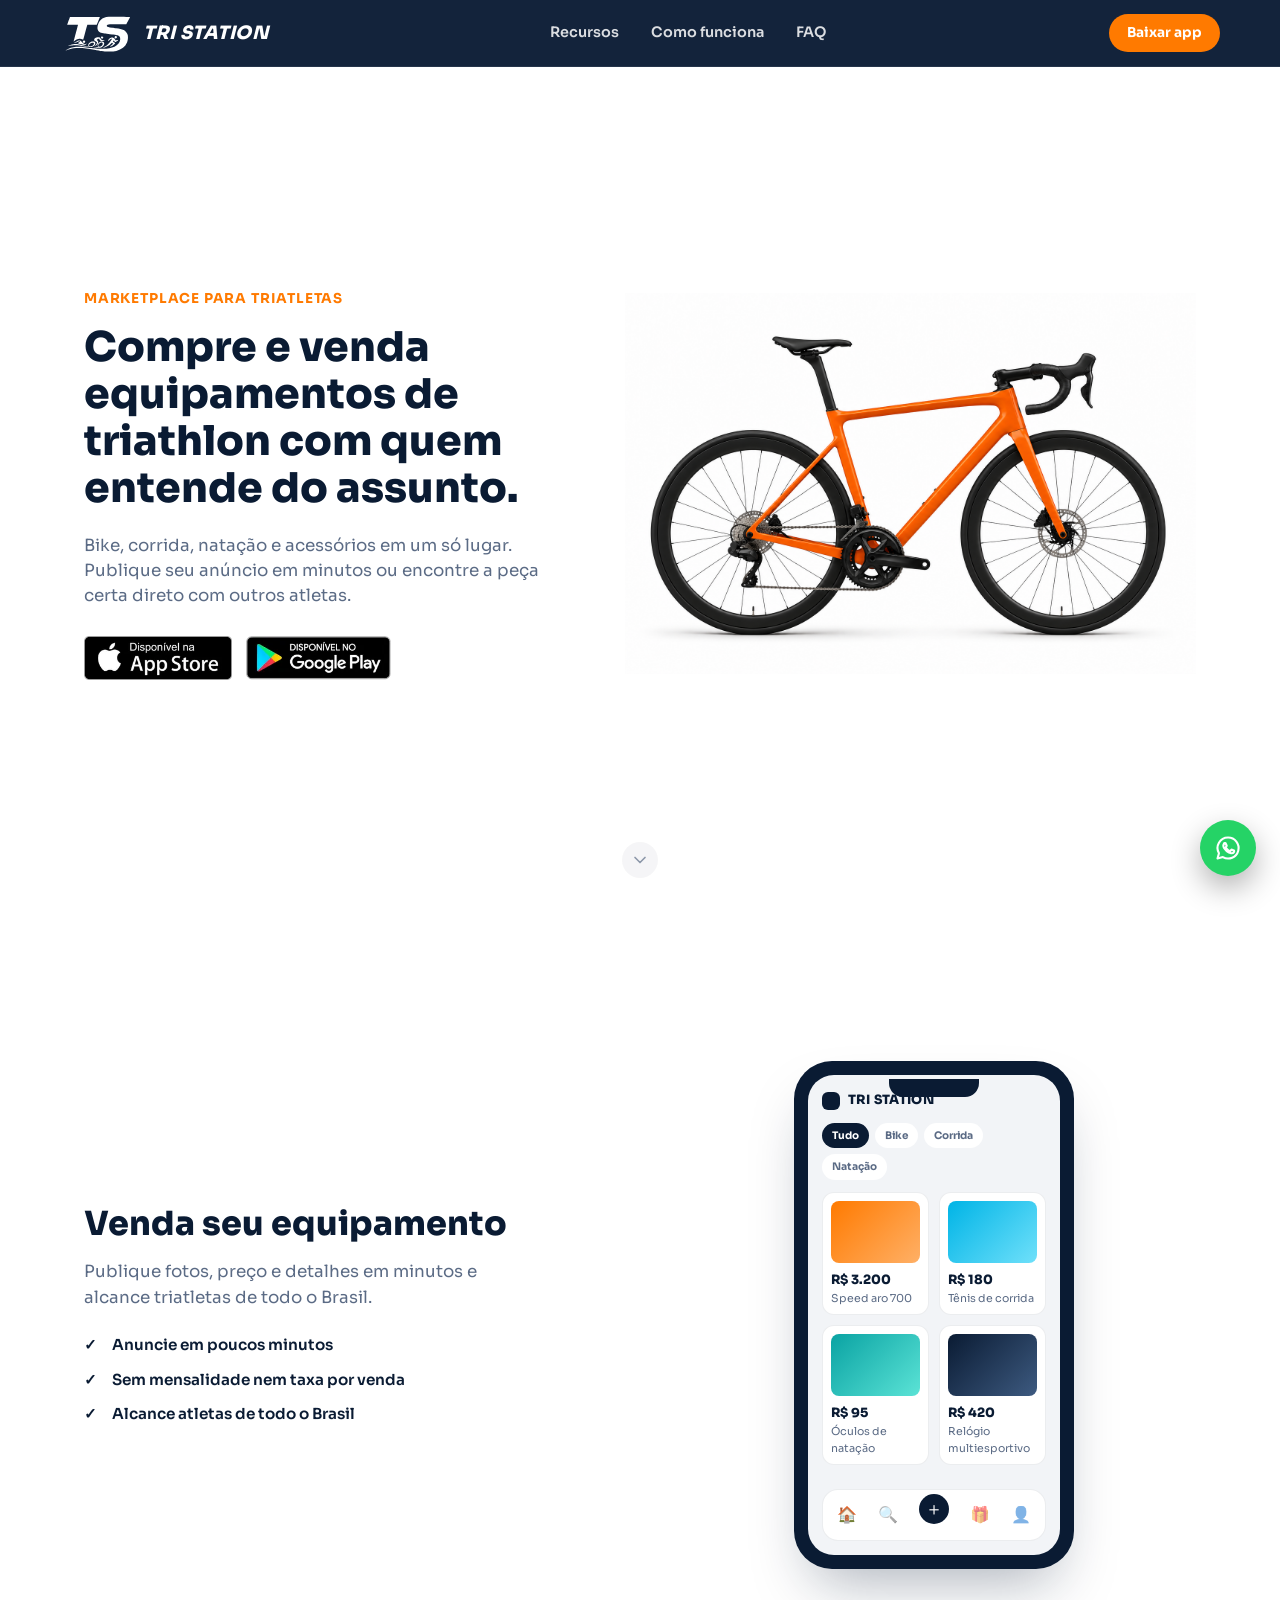
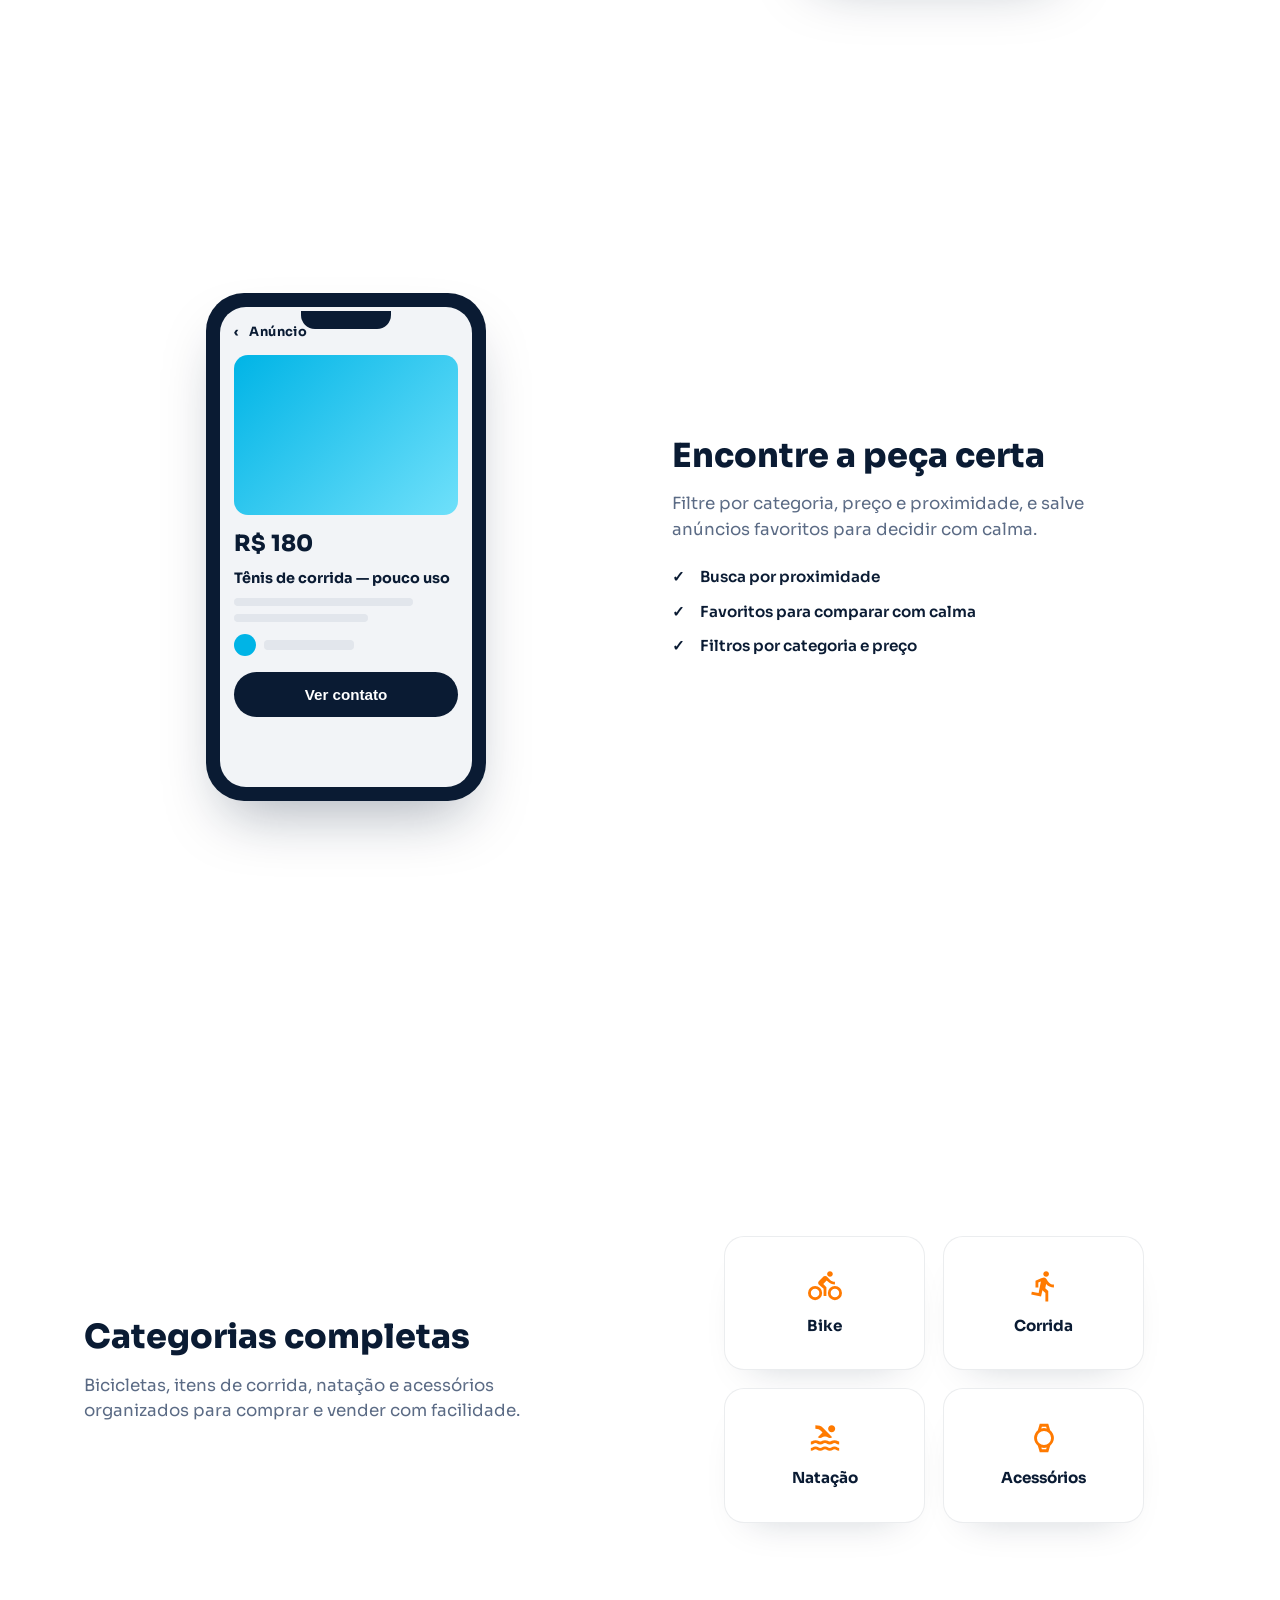
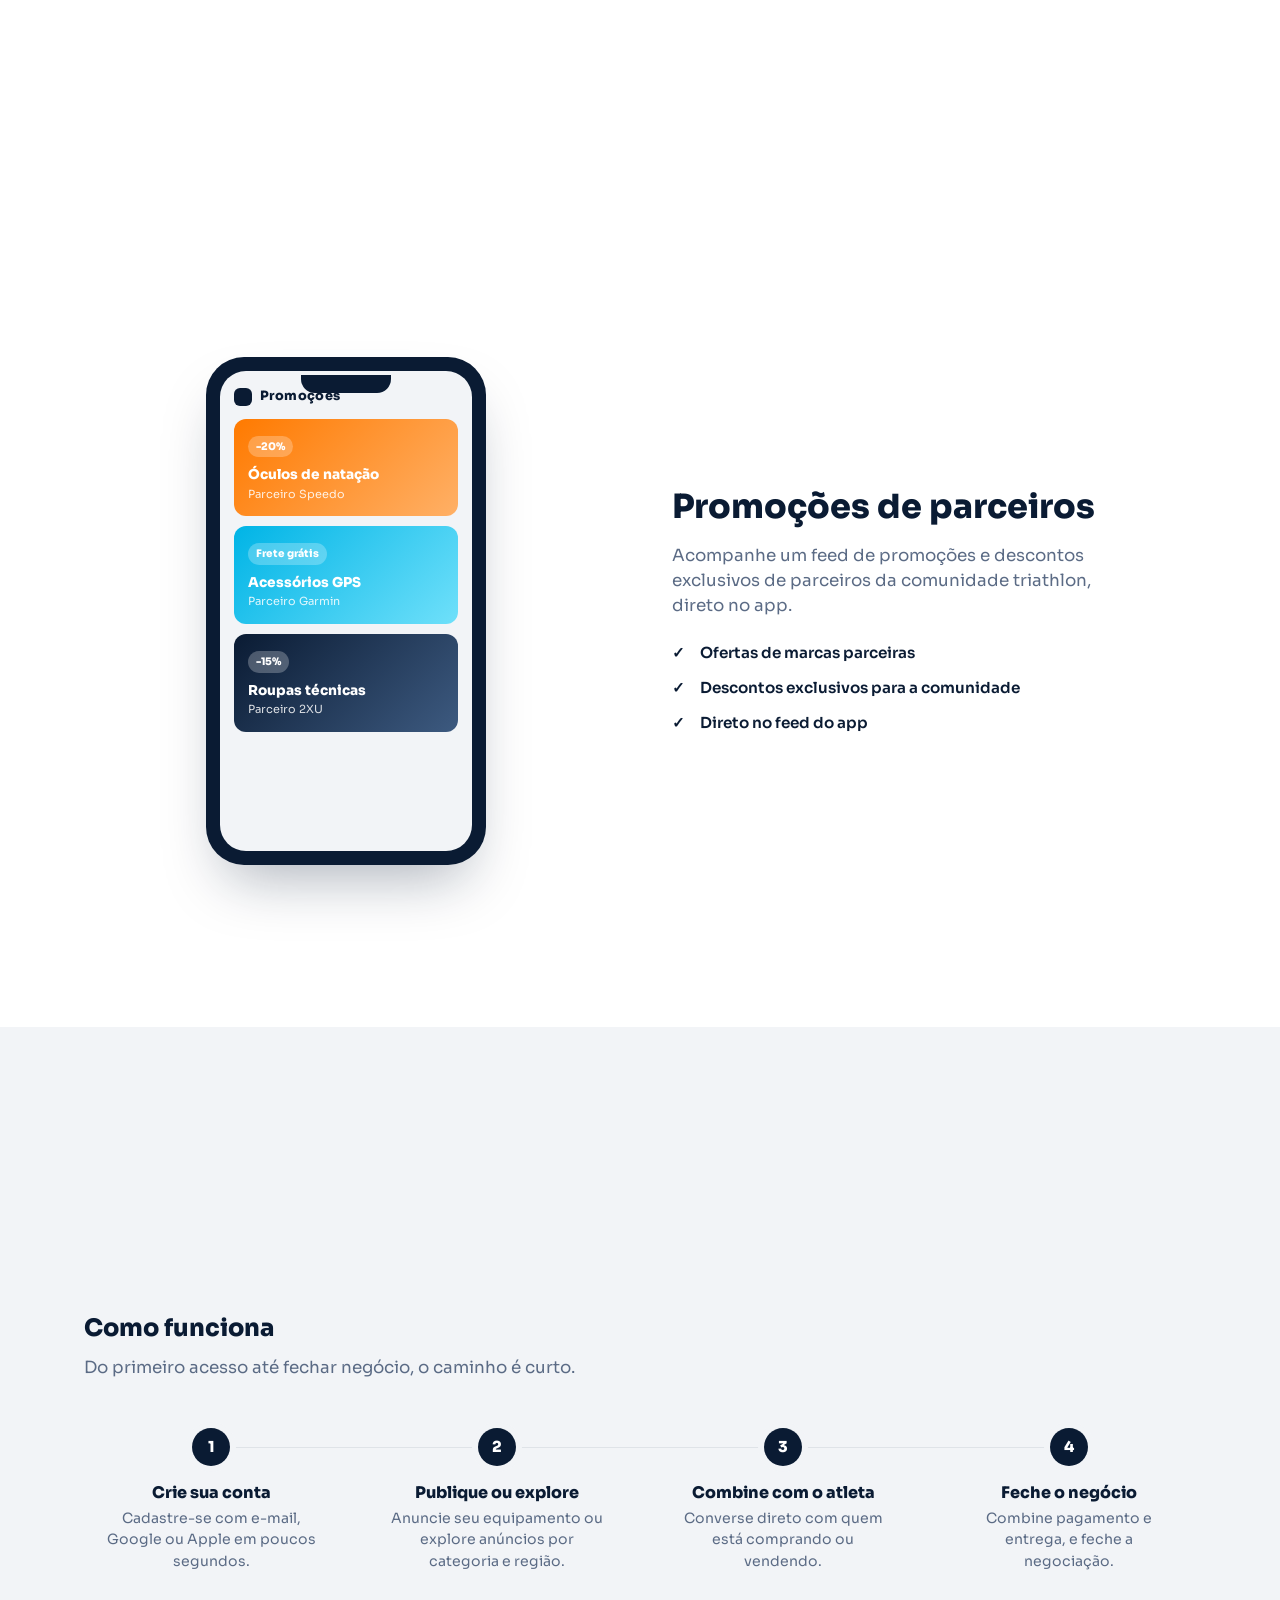
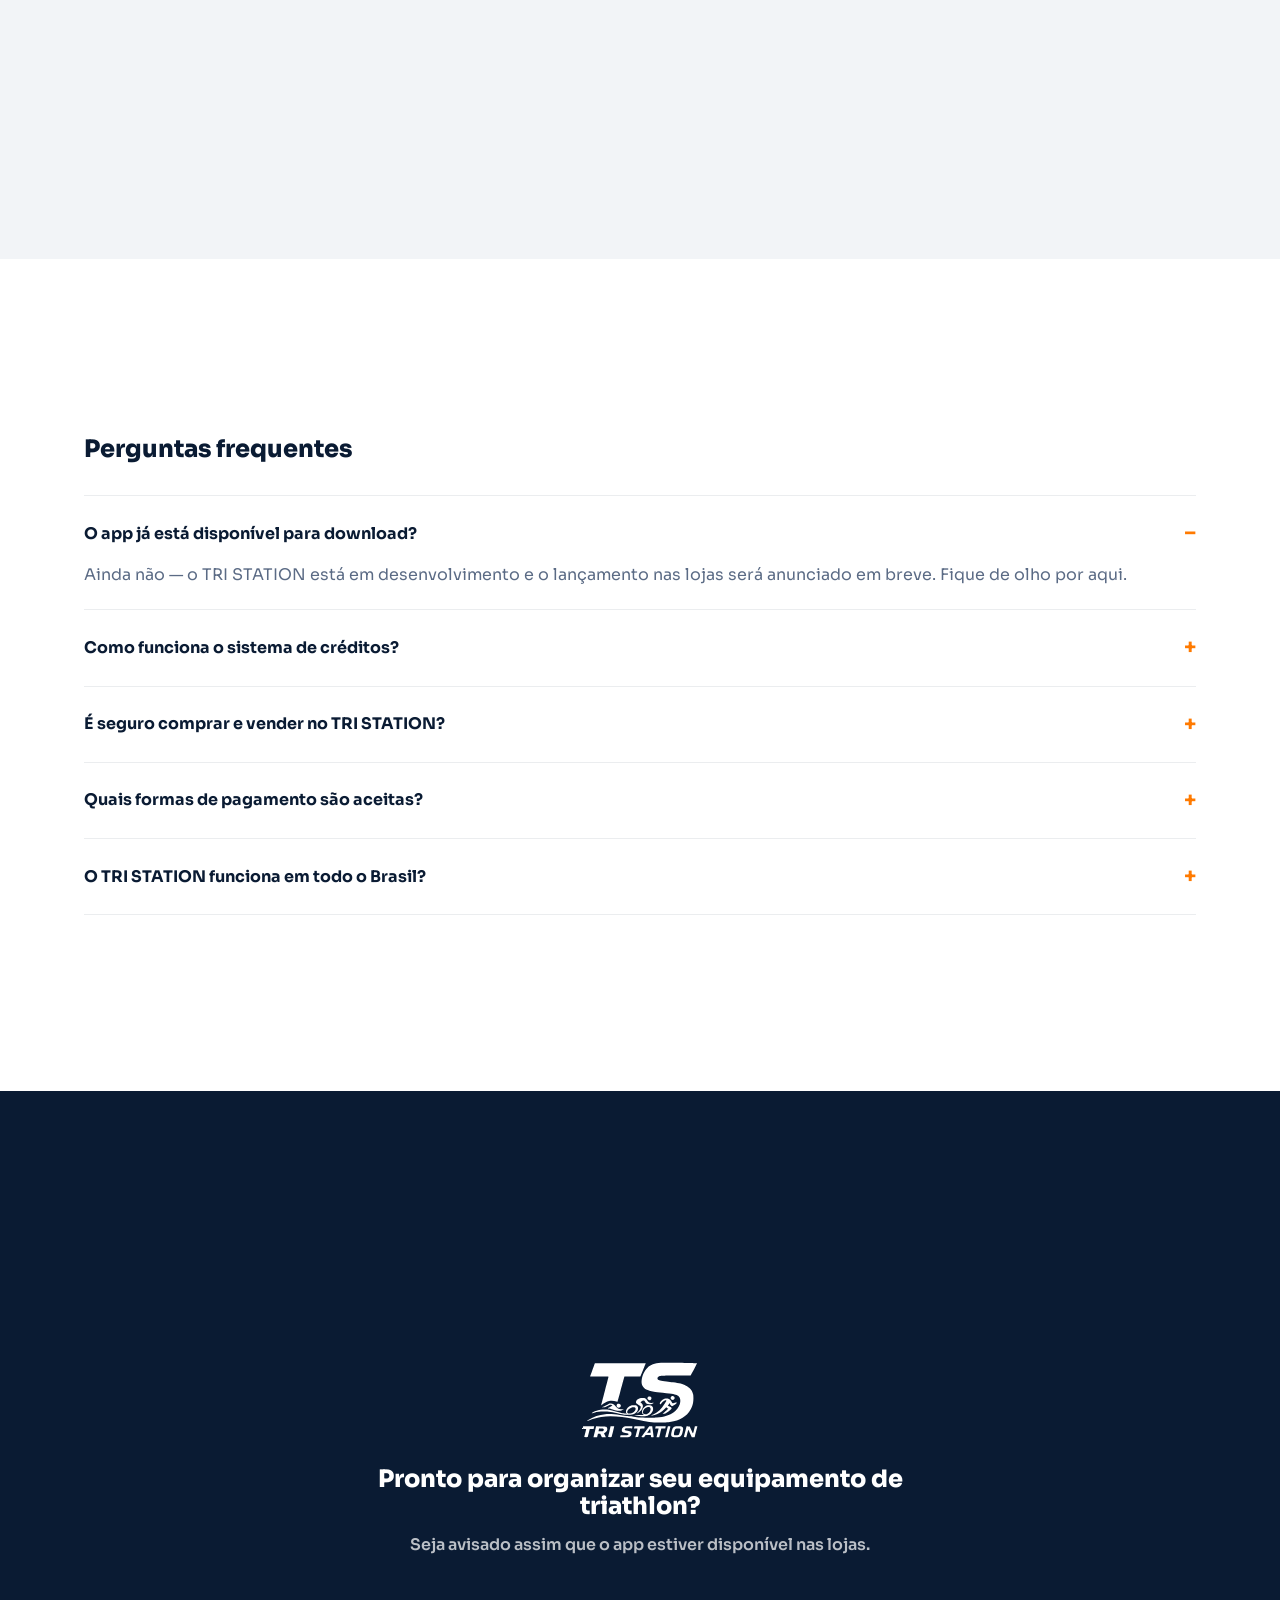
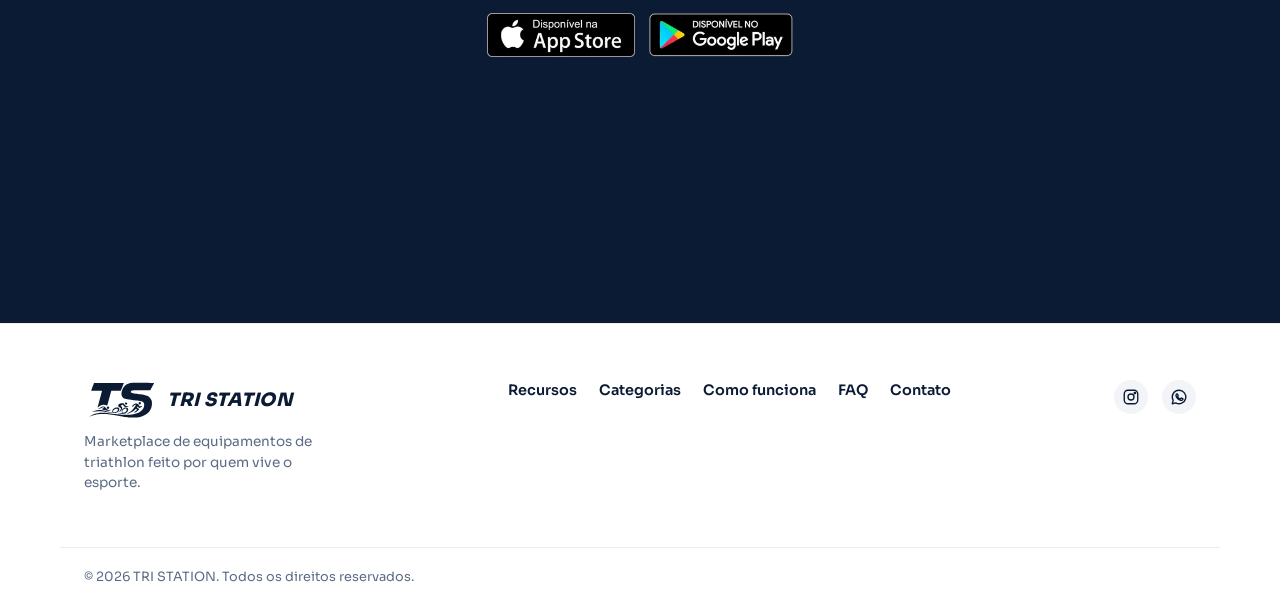
<file: index.html>
<!DOCTYPE html>
<html lang="pt-BR">
<head>
<meta charset="UTF-8">
<meta name="viewport" content="width=device-width, initial-scale=1.0">
<title>TRI STATION — Marketplace de equipamentos de triathlon</title>
<meta name="description" content="Compre e venda bikes, itens de corrida, natação e acessórios de triathlon com quem entende do assunto. Anúncios revisados, busca por proximidade e negociação direta entre atletas.">
<link rel="canonical" href="https://tristation.com.br/">
<link rel="icon" type="image/svg+xml" href="assets/favicon.svg">
<link rel="preconnect" href="https://fonts.googleapis.com">
<link rel="preconnect" href="https://fonts.gstatic.com" crossorigin>
<link href="https://fonts.googleapis.com/css2?family=Sora:wght@400;600;700;800&display=swap" rel="stylesheet">
<link rel="stylesheet" href="styles.css">
<script src="assets/analytics.js"></script>
</head>
<body>

<header class="site-header">
  <div class="container header-inner">
    <a href="#top" class="brand">
      <img src="assets/logo-icon-white.svg" alt="TRI STATION" class="brand-logo">
      <span class="brand-name">TRI STATION</span>
    </a>

    <nav class="main-nav" id="main-nav">
      <a href="#vender">Recursos</a>
      <a href="#como-funciona">Como funciona</a>
      <a href="#faq">FAQ</a>
      <a href="#download" class="nav-cta-mobile">Baixar app</a>
    </nav>

    <div class="header-actions">
      <a href="#download" class="btn btn-primary btn-small">Baixar app</a>
      <button class="nav-toggle" id="nav-toggle" aria-label="Abrir menu" aria-expanded="false">
        <span></span><span></span><span></span>
      </button>
    </div>
  </div>
</header>

<main id="top">

  <section class="hero">
    <div class="container hero-grid">
      <div class="hero-copy">
        <p class="eyebrow">Marketplace para triatletas</p>
        <h1>Compre e venda equipamentos de triathlon com quem entende do assunto.</h1>
        <p class="hero-sub">Bike, corrida, natação e acessórios em um só lugar. </br>
          Publique seu anúncio em minutos ou encontre a peça certa direto com outros atletas.</p>

        <div class="store-buttons">
          <button type="button" class="store-btn" data-store="ios">
            <img src="assets/images/apple_store_badge.webp" alt="Baixar na App Store" class="store-badge">
          </button>
          <button type="button" class="store-btn" data-store="android">
            <img src="assets/images/google_store_badge.webp" alt="Disponível no Google Play" class="store-badge">
          </button>
        </div>
      </div>

      <div class="hero-visual">
        <div class="hero-slider">
          <img src="assets/images/bike.png" alt="Bicicleta de estrada laranja, anunciada no TRI STATION" class="hero-slide is-active">
          <img src="assets/images/shoes.png" alt="Tênis de corrida, anunciado no TRI STATION" class="hero-slide">
          <img src="assets/images/watch.png" alt="Relógio multiesportivo, anunciado no TRI STATION" class="hero-slide">
        </div>
      </div>
    </div>
  </section>

  <section class="split" id="vender">
    <div class="container split-grid">
      <div class="split-copy">
        <h2>Venda seu equipamento</h2>
        <p>Publique fotos, preço e detalhes em minutos e alcance triatletas de todo o Brasil.</p>
        <ul class="check-list">
          <li>Anuncie em poucos minutos</li>
          <li>Sem mensalidade nem taxa por venda</li>
          <li>Alcance atletas de todo o Brasil</li>
        </ul>
      </div>

      <div class="split-visual">
        <div class="phone">
          <div class="phone-notch"></div>
          <div class="phone-screen">
            <div class="app-topbar">
              <span class="app-logo-dot"></span>
              <span>TRI STATION</span>
            </div>
            <div class="app-pills">
              <span class="pill pill-active">Tudo</span>
              <span class="pill">Bike</span>
              <span class="pill">Corrida</span>
              <span class="pill">Natação</span>
            </div>
            <div class="app-grid">
              <div class="app-card">
                <div class="app-card-img grad-1"></div>
                <div class="app-card-price">R$ 3.200</div>
                <div class="app-card-title">Speed aro 700</div>
              </div>
              <div class="app-card">
                <div class="app-card-img grad-2"></div>
                <div class="app-card-price">R$ 180</div>
                <div class="app-card-title">Tênis de corrida</div>
              </div>
              <div class="app-card">
                <div class="app-card-img grad-3"></div>
                <div class="app-card-price">R$ 95</div>
                <div class="app-card-title">Óculos de natação</div>
              </div>
              <div class="app-card">
                <div class="app-card-img grad-4"></div>
                <div class="app-card-price">R$ 420</div>
                <div class="app-card-title">Relógio multiesportivo</div>
              </div>
            </div>
            <div class="app-bottomnav">
              <span class="nav-icon active">🏠</span>
              <span class="nav-icon">🔍</span>
              <span class="nav-icon nav-icon-raised">＋</span>
              <span class="nav-icon">🎁</span>
              <span class="nav-icon">👤</span>
            </div>
          </div>
        </div>
      </div>
    </div>
  </section>

  <section class="split split-reverse" id="comprar">
    <div class="container split-grid">
      <div class="split-copy">
        <h2>Encontre a peça certa</h2>
        <p>Filtre por categoria, preço e proximidade, e salve anúncios favoritos para decidir com calma.</p>
        <ul class="check-list">
          <li>Busca por proximidade</li>
          <li>Favoritos para comparar com calma</li>
          <li>Filtros por categoria e preço</li>
        </ul>
      </div>

      <div class="split-visual">
        <div class="phone">
          <div class="phone-notch"></div>
          <div class="phone-screen">
            <div class="app-topbar app-topbar-back">
              <span>‹</span>
              <span>Anúncio</span>
            </div>
            <div class="app-detail-img grad-2"></div>
            <div class="app-detail-body">
              <div class="app-detail-price">R$ 180</div>
              <div class="app-detail-title">Tênis de corrida — pouco uso</div>
              <div class="skeleton-line w-80"></div>
              <div class="skeleton-line w-60"></div>
              <div class="app-seller-row">
                <span class="app-seller-avatar"></span>
                <span class="skeleton-line w-40" style="height:10px;margin:0;"></span>
              </div>
              <button type="button" class="btn btn-primary btn-block">Ver contato</button>
            </div>
          </div>
        </div>
      </div>
    </div>
  </section>

  <section class="split" id="categorias">
    <div class="container split-grid">
      <div class="split-copy">
        <h2>Categorias completas</h2>
        <p>Bicicletas, itens de corrida, natação e acessórios organizados para comprar e vender com facilidade.</p>
      </div>

      <div class="split-visual">
        <div class="category-tiles">
          <div class="category-tile">
            <svg class="category-tile-icon" viewBox="0 -960 960 960" fill="currentColor"><path d="M200-80q-83 0-141.5-58.5T0-280q0-83 58.5-141.5T200-480q83 0 141.5 58.5T400-280q0 83-58.5 141.5T200-80Zm85-115q35-35 35-85t-35-85q-35-35-85-35t-85 35q-35 35-35 85t35 85q35 35 85 35t85-35Zm155-5v-200L312-512q-12-11-18-25.5t-6-30.5q0-16 6.5-30.5T312-624l112-112q12-12 27.5-18t32.5-6q17 0 32.5 6t27.5 18l76 76q28 28 64 44t76 16v80q-57 0-108.5-22T560-604l-32-32-96 96 88 92v248h-80Zm123.5-563.5Q540-787 540-820t23.5-56.5Q587-900 620-900t56.5 23.5Q700-853 700-820t-23.5 56.5Q653-740 620-740t-56.5-23.5ZM760-80q-83 0-141.5-58.5T560-280q0-83 58.5-141.5T760-480q83 0 141.5 58.5T960-280q0 83-58.5 141.5T760-80Zm85-115q35-35 35-85t-35-85q-35-35-85-35t-85 35q-35 35-35 85t35 85q35 35 85 35t85-35Z"/></svg>
            <span>Bike</span>
          </div>
          <div class="category-tile">
            <svg class="category-tile-icon" viewBox="0 -960 960 960" fill="currentColor"><path d="M520-40v-240l-84-80-40 176-276-56 16-80 192 40 64-324-72 28v136h-80v-188l158-68q35-15 51.5-19.5T480-720q21 0 39 11t29 29l40 64q26 42 70.5 69T760-520v80q-66 0-123.5-27.5T540-540l-24 120 84 80v300h-80Zm-36.5-723.5Q460-787 460-820t23.5-56.5Q507-900 540-900t56.5 23.5Q620-853 620-820t-23.5 56.5Q573-740 540-740t-56.5-23.5Z"/></svg>
            <span>Corrida</span>
          </div>
          <div class="category-tile">
            <svg class="category-tile-icon" viewBox="0 -960 960 960" fill="currentColor"><path d="M80-120v-80q38 0 57-20t75-20q56 0 77 20t57 20q36 0 57-20t77-20q56 0 77 20t57 20q36 0 57-20t77-20q56 0 75 20t57 20v80q-59 0-77.5-20T748-160q-36 0-57 20t-77 20q-56 0-77-20t-57-20q-36 0-57 20t-77 20q-56 0-77-20t-57-20q-36 0-54.5 20T80-120Zm0-180v-80q38 0 57-20t75-20q56 0 77.5 20t56.5 20q36 0 57-20t77-20q56 0 77 20t57 20q36 0 57-20t77-20q56 0 75 20t57 20v80q-59 0-77.5-20T748-340q-36 0-55.5 20T614-300q-57 0-77.5-20T480-340q-38 0-56.5 20T346-300q-59 0-78.5-20T212-340q-36 0-54.5 20T80-300Zm196-204 133-133-40-40q-33-33-70-48t-91-15v-100q75 0 124 16.5t96 63.5l256 256q-17 11-33 17.5t-37 6.5q-36 0-57-20t-77-20q-56 0-77 20t-57 20q-21 0-37-6.5T276-504Zm463-306.5q29 29.5 29 70.5 0 42-29 71t-71 29q-42 0-71-29t-29-71q0-41 29-70.5t71-29.5q42 0 71 29.5Z"/></svg>
            <span>Natação</span>
          </div>
          <div class="category-tile">
            <svg class="category-tile-icon" viewBox="0 -960 960 960" fill="currentColor"><path d="M420-800h120-120Zm0 640h120-120Zm-60 80-54-182q-48-38-77-95t-29-123q0-66 29-123t77-95l54-182h240l54 182q48 38 77 95t29 123q0 66-29 123t-77 95L600-80H360Zm261.5-258.5Q680-397 680-480t-58.5-141.5Q563-680 480-680t-141.5 58.5Q280-563 280-480t58.5 141.5Q397-280 480-280t141.5-58.5ZM404-750q20-5 38.5-8t37.5-3q19 0 37.5 3t38.5 8l-16-50H420l-16 50Zm16 590h120l16-50q-20 5-38.5 7.5T480-200q-19 0-37.5-2.5T404-210l16 50Z"/></svg>
            <span>Acessórios</span>
          </div>
        </div>
      </div>
    </div>
  </section>

  <section class="split split-reverse" id="promocoes">
    <div class="container split-grid">
      <div class="split-copy">
        <h2>Promoções de parceiros</h2>
        <p>Acompanhe um feed de promoções e descontos exclusivos de parceiros da comunidade triathlon, direto no app.</p>
        <ul class="check-list">
          <li>Ofertas de marcas parceiras</li>
          <li>Descontos exclusivos para a comunidade</li>
          <li>Direto no feed do app</li>
        </ul>
      </div>

      <div class="split-visual">
        <div class="phone">
          <div class="phone-notch"></div>
          <div class="phone-screen">
            <div class="app-topbar">
              <span class="app-logo-dot"></span>
              <span>Promoções</span>
            </div>
            <div class="app-promo-list">
              <div class="app-promo-card grad-1">
                <span class="app-promo-tag">-20%</span>
                <div class="app-promo-title">Óculos de natação</div>
                <div class="app-promo-partner">Parceiro Speedo</div>
              </div>
              <div class="app-promo-card grad-2">
                <span class="app-promo-tag">Frete grátis</span>
                <div class="app-promo-title">Acessórios GPS</div>
                <div class="app-promo-partner">Parceiro Garmin</div>
              </div>
              <div class="app-promo-card grad-4">
                <span class="app-promo-tag">-15%</span>
                <div class="app-promo-title">Roupas técnicas</div>
                <div class="app-promo-partner">Parceiro 2XU</div>
              </div>
            </div>
          </div>
        </div>
      </div>
    </div>
  </section>

  <section class="how-it-works" id="como-funciona">
    <div class="container">
      <h2>Como funciona</h2>
      <p class="section-sub">Do primeiro acesso até fechar negócio, o caminho é curto.</p>

      <ol class="steps-row">
        <li>
          <span class="step-number">1</span>
          <h3>Crie sua conta</h3>
          <p>Cadastre-se com e-mail, Google ou Apple em poucos segundos.</p>
        </li>
        <li>
          <span class="step-number">2</span>
          <h3>Publique ou explore</h3>
          <p>Anuncie seu equipamento ou explore anúncios por categoria e região.</p>
        </li>
        <li>
          <span class="step-number">3</span>
          <h3>Combine com o atleta</h3>
          <p>Converse direto com quem está comprando ou vendendo.</p>
        </li>
        <li>
          <span class="step-number">4</span>
          <h3>Feche o negócio</h3>
          <p>Combine pagamento e entrega, e feche a negociação.</p>
        </li>
      </ol>
    </div>
  </section>

  <section class="faq" id="faq">
    <div class="container">
      <h2>Perguntas frequentes</h2>

      <div class="faq-list">
        <details class="faq-item" open>
          <summary>O app já está disponível para download?</summary>
          <p>Ainda não — o TRI STATION está em desenvolvimento e o lançamento nas lojas será anunciado em breve. Fique de olho por aqui.</p>
        </details>
        <details class="faq-item">
          <summary>Como funciona o sistema de créditos?</summary>
          <p>Cada anúncio publicado consome 1 crédito. Você compra pacotes de créditos e usa quando quiser, sem mensalidade.</p>
        </details>
        <details class="faq-item">
          <summary>É seguro comprar e vender no TRI STATION?</summary>
          <p>Todo anúncio passa por moderação antes de ficar visível, o que ajuda a manter a qualidade e reduzir anúncios fora do padrão. O pagamento e a entrega são combinados diretamente entre os atletas.</p>
        </details>
        <details class="faq-item">
          <summary>Quais formas de pagamento são aceitas?</summary>
          <p>Isso fica combinado entre comprador e vendedor — Pix, dinheiro, cartão ou transferência são as opções mais comuns.</p>
        </details>
        <details class="faq-item">
          <summary>O TRI STATION funciona em todo o Brasil?</summary>
          <p>Sim, o app é pensado para atletas em todo o Brasil, com busca por proximidade para facilitar encontros locais.</p>
        </details>
      </div>
    </div>
  </section>

  <section class="final-cta section-dark" id="download">
    <div class="container final-cta-inner">
      <img src="assets/logo-white.svg" alt="TRI STATION" class="final-cta-logo">
      <h2>Pronto para organizar seu equipamento de triathlon?</h2>
      <p>Seja avisado assim que o app estiver disponível nas lojas.</p>
      <div class="store-buttons store-buttons-center">
        <button type="button" class="store-btn" data-store="ios">
          <img src="assets/images/apple_store_badge.webp" alt="Baixar na App Store" class="store-badge">
        </button>
        <button type="button" class="store-btn" data-store="android">
          <img src="assets/images/google_store_badge.webp" alt="Disponível no Google Play" class="store-badge">
        </button>
      </div>
    </div>
  </section>

</main>

<footer class="site-footer">
  <div class="container footer-inner">
    <div class="footer-brand">
      <a href="#top" class="brand">
        <img src="assets/logo-icon.svg" alt="TRI STATION" class="brand-logo">
        <span class="brand-name">TRI STATION</span>
      </a>
      <p>Marketplace de equipamentos de triathlon feito por quem vive o esporte.</p>
    </div>

    <nav class="footer-nav">
      <a href="#vender">Recursos</a>
      <a href="#categorias">Categorias</a>
      <a href="#como-funciona">Como funciona</a>
      <a href="#faq">FAQ</a>
      <a href="mailto:contato@tristation.com.br">Contato</a>
    </nav>

    <div class="footer-social" aria-label="Redes sociais">
      <a href="https://www.instagram.com/tristationbr" target="_blank" rel="noopener noreferrer" aria-label="Instagram">
        <svg viewBox="0 0 24 24" width="18" height="18" fill="none" stroke="currentColor" stroke-width="1.8"><rect x="3" y="3" width="18" height="18" rx="5"/><circle cx="12" cy="12" r="4"/><circle cx="17.2" cy="6.8" r="1"/></svg>
      </a>
      <a href="https://chat.whatsapp.com/L3mgqj87xMMCMfwcBOGa4B?s=sh&p=i&mlu=4&ilr=4&iam=0" target="_blank" rel="noopener noreferrer" aria-label="WhatsApp">
        <svg viewBox="0 0 24 24" width="18" height="18" fill="none" stroke="currentColor" stroke-width="1.8" stroke-linecap="round" stroke-linejoin="round"><path d="M12 3a9 9 0 00-7.75 13.5L3 21l4.6-1.2A9 9 0 1012 3z"/><path d="M8.5 8.3c.2-.5.4-.5.6-.5h.5c.15 0 .35 0 .5.4.2.5.7 1.6.75 1.7.05.1.08.2 0 .35-.08.15-.12.25-.25.4-.12.15-.25.3-.36.4-.12.12-.25.25-.1.5.15.25.65 1.1 1.4 1.75.95.85 1.75 1.1 2 1.25.25.15.4.12.55-.05.15-.18.6-.7.75-.95.15-.25.3-.2.5-.12.2.08 1.3.6 1.5.7.2.1.35.15.4.25.05.1.05.55-.15 1.05-.2.5-1.1 1-1.55 1.05-.4.05-.9.08-1.45-.1-.33-.1-.75-.25-1.3-.5-2.3-1-3.8-3.3-3.9-3.45-.1-.15-.9-1.2-.9-2.3 0-1.1.6-1.6.8-1.85z"/></svg>
      </a>
    </div>
  </div>
  <div class="container footer-bottom">
    <p>&copy; 2026 TRI STATION. Todos os direitos reservados.</p>
  </div>
</footer>

<div class="toast" id="toast" role="status" aria-live="polite"></div>

<button type="button" id="scroll-down" class="scroll-down" aria-label="Ir para a próxima seção">
  <svg viewBox="0 0 24 24" width="20" height="20" fill="none" stroke="currentColor" stroke-width="2" stroke-linecap="round" stroke-linejoin="round"><path d="M6 9l6 6 6-6"/></svg>
</button>

<a href="https://chat.whatsapp.com/L3mgqj87xMMCMfwcBOGa4B?s=sh&p=i&mlu=4&ilr=4&iam=0" target="_blank" rel="noopener noreferrer" class="whatsapp-float" data-track="whatsapp_float" aria-label="Entrar no grupo do WhatsApp">
  <svg viewBox="0 0 24 24" width="28" height="28" fill="none" stroke="currentColor" stroke-width="1.8" stroke-linecap="round" stroke-linejoin="round"><path d="M12 3a9 9 0 00-7.75 13.5L3 21l4.6-1.2A9 9 0 1012 3z"/><path d="M8.5 8.3c.2-.5.4-.5.6-.5h.5c.15 0 .35 0 .5.4.2.5.7 1.6.75 1.7.05.1.08.2 0 .35-.08.15-.12.25-.25.4-.12.15-.25.3-.36.4-.12.12-.25.25-.1.5.15.25.65 1.1 1.4 1.75.95.85 1.75 1.1 2 1.25.25.15.4.12.55-.05.15-.18.6-.7.75-.95.15-.25.3-.2.5-.12.2.08 1.3.6 1.5.7.2.1.35.15.4.25.05.1.05.55-.15 1.05-.2.5-1.1 1-1.55 1.05-.4.05-.9.08-1.45-.1-.33-.1-.75-.25-1.3-.5-2.3-1-3.8-3.3-3.9-3.45-.1-.15-.9-1.2-.9-2.3 0-1.1.6-1.6.8-1.85z"/></svg>
</a>

<script src="script.js"></script>
</body>
</html>
</file>
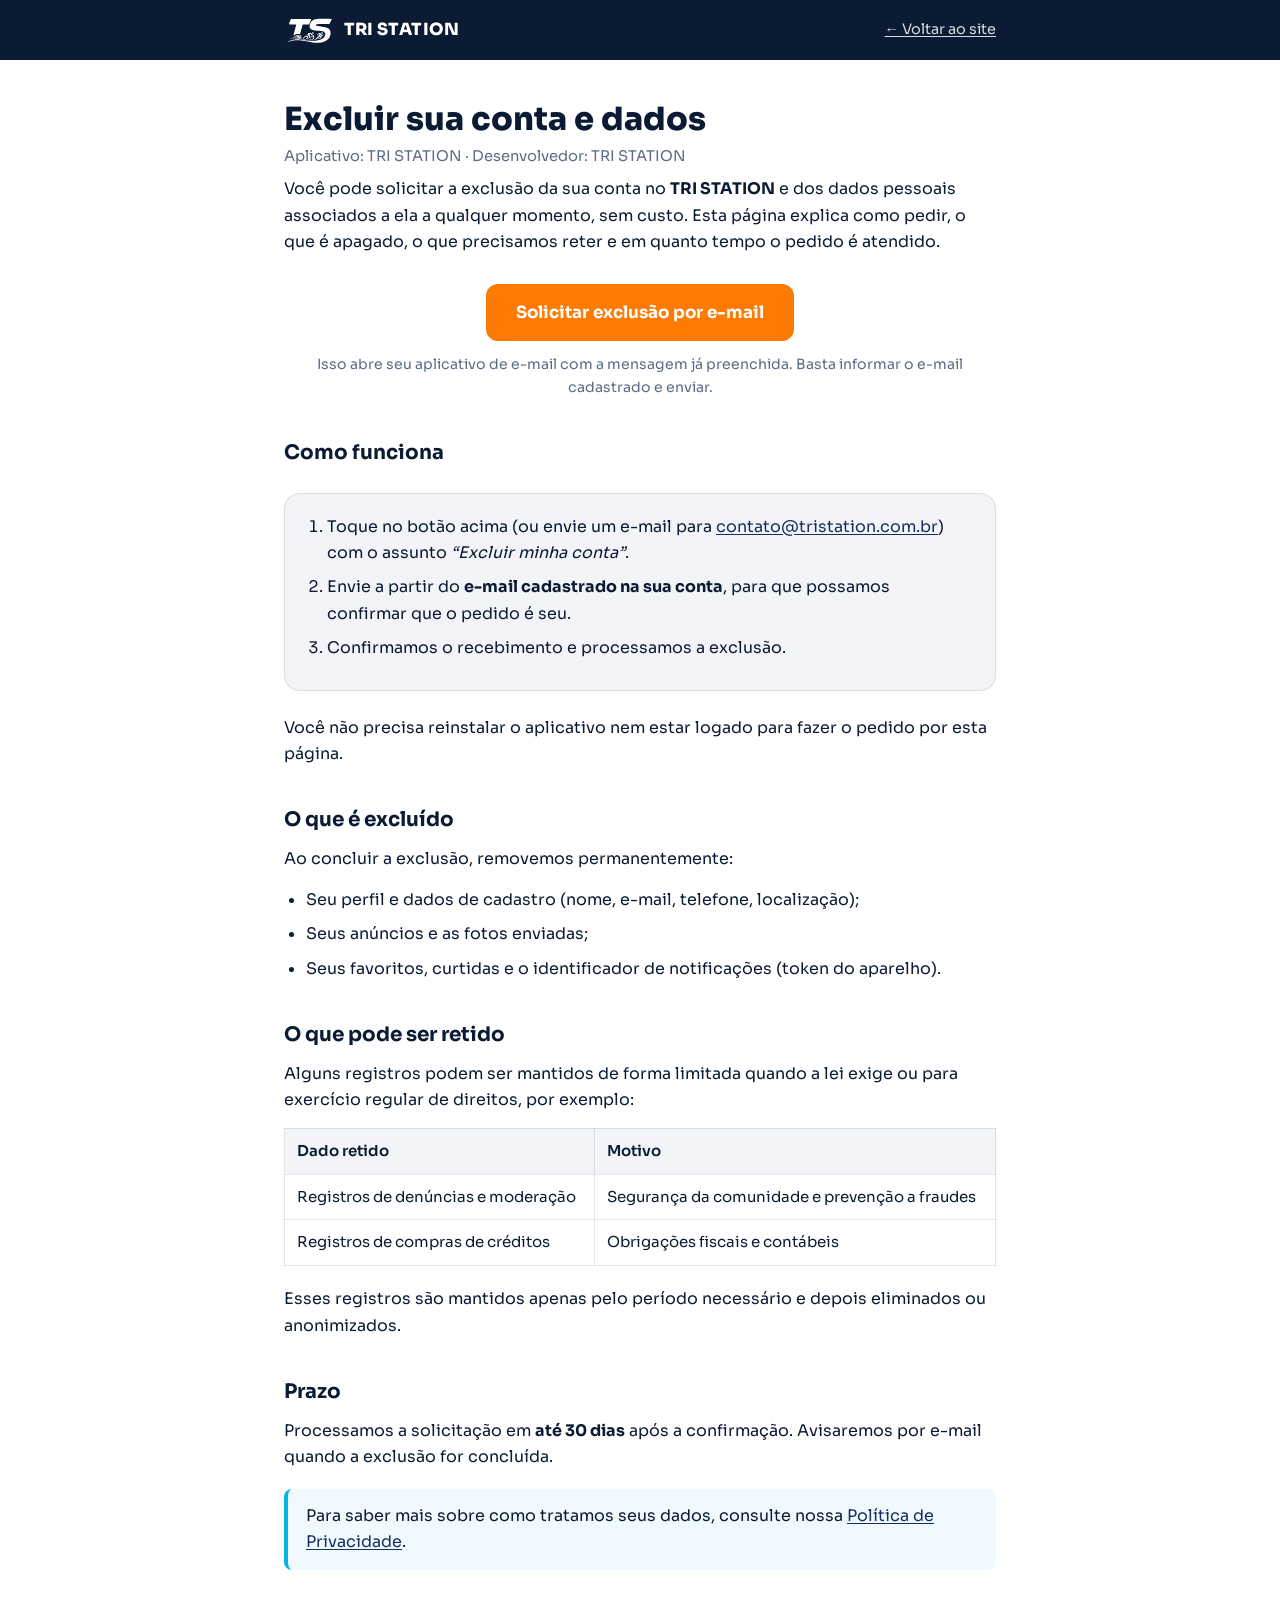
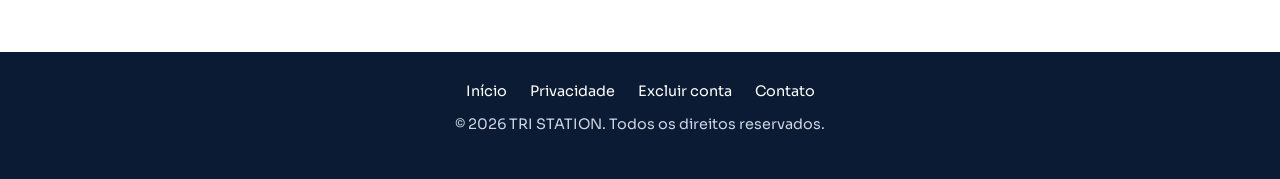
<file: delete-account/index.html>
<!DOCTYPE html>
<html lang="pt-BR">
<head>
<meta charset="UTF-8">
<meta name="viewport" content="width=device-width, initial-scale=1.0">
<title>Excluir conta e dados — TRI STATION</title>
<meta name="description" content="Solicite a exclusão da sua conta TRI STATION e dos dados pessoais associados. Saiba o que é apagado, o que é retido e em quanto tempo.">
<link rel="canonical" href="https://tristation.com.br/delete-account/">
<meta name="robots" content="index, follow">
<link rel="icon" type="image/svg+xml" href="../assets/favicon.svg">
<link rel="preconnect" href="https://fonts.googleapis.com">
<link rel="preconnect" href="https://fonts.gstatic.com" crossorigin>
<link href="https://fonts.googleapis.com/css2?family=Sora:wght@400;600;700;800&display=swap" rel="stylesheet">
<style>
  :root{
    --background:#FFFFFF; --foreground:#0A1B33; --primary:#0A1B33;
    --primary-dark:#16305C; --secondary:#00B4E6; --accent:#FF7A00;
    --muted:#F2F4F7; --muted-foreground:#5B6B85; --border:rgba(10,27,51,.10);
    --radius:16px; --max-width:760px;
    --font-heading:'Sora',-apple-system,BlinkMacSystemFont,'Segoe UI',sans-serif;
    --font-body:'Sora',-apple-system,BlinkMacSystemFont,'Segoe UI',Roboto,Helvetica,Arial,sans-serif;
  }
  *{box-sizing:border-box;}
  body{margin:0;background:var(--background);color:var(--foreground);
    font-family:var(--font-body);line-height:1.65;-webkit-font-smoothing:antialiased;}
  a{color:var(--primary-dark);text-decoration:underline;text-underline-offset:2px;}
  a:hover{color:var(--secondary);}
  img{max-width:100%;display:block;}
  .container{max-width:var(--max-width);margin:0 auto;padding:0 24px;width:100%;}

  header.site-header{background:var(--primary);color:#fff;padding:16px 0;}
  header .container{display:flex;align-items:center;justify-content:space-between;}
  .brand{display:flex;align-items:center;gap:10px;color:#fff;text-decoration:none;}
  .brand img{height:26px;width:auto;}
  .brand-name{font-family:var(--font-heading);font-weight:800;letter-spacing:.02em;font-size:1.05rem;}
  .back-link{color:#fff;font-size:.9rem;opacity:.85;}
  .back-link:hover{opacity:1;color:#fff;}

  main{padding:40px 0 64px;}
  .doc-title{font-family:var(--font-heading);font-weight:800;font-size:2rem;line-height:1.2;margin:0 0 6px;}
  .updated{color:var(--muted-foreground);font-size:.92rem;margin:0 0 8px;}

  h2{font-family:var(--font-heading);font-weight:700;font-size:1.25rem;margin:36px 0 10px;}
  p{margin:0 0 14px;}
  ul{margin:0 0 16px;padding-left:22px;}
  li{margin:0 0 8px;}
  strong{font-weight:700;}

  .steps{background:var(--muted);border:1px solid var(--border);border-radius:var(--radius);
    padding:20px 22px;margin:24px 0;}
  .steps ol{margin:0;padding-left:20px;}
  .steps li{margin:0 0 8px;}

  .cta-wrap{text-align:center;margin:28px 0 8px;}
  .btn-delete{display:inline-block;background:var(--accent);color:#fff;text-decoration:none;
    font-family:var(--font-heading);font-weight:700;font-size:1.05rem;
    padding:15px 30px;border-radius:12px;transition:transform .12s ease, filter .12s ease;}
  .btn-delete:hover{color:#fff;filter:brightness(1.05);transform:translateY(-1px);}
  .cta-note{color:var(--muted-foreground);font-size:.88rem;margin-top:12px;}

  table{width:100%;border-collapse:collapse;margin:12px 0 20px;font-size:.94rem;}
  th,td{border:1px solid var(--border);padding:10px 12px;text-align:left;vertical-align:top;}
  th{background:var(--muted);font-family:var(--font-heading);font-weight:600;}

  .callout{border-left:4px solid var(--secondary);background:#EFF9FE;
    border-radius:8px;padding:14px 18px;margin:18px 0;}
  .callout p{margin:0;}

  footer.site-footer{background:var(--primary);color:#cdd6e4;padding:28px 0;text-align:center;font-size:.9rem;}
  footer a{color:#fff;}
  footer .foot-links{margin-bottom:10px;}
  footer .foot-links a{margin:0 10px;text-decoration:none;}
</style>
<script src="../assets/analytics.js"></script>
</head>
<body>

<header class="site-header">
  <div class="container">
    <a href="/" class="brand">
      <img src="../assets/logo-icon-white.svg" alt="TRI STATION">
      <span class="brand-name">TRI STATION</span>
    </a>
    <a href="/" class="back-link">&larr; Voltar ao site</a>
  </div>
</header>

<main>
  <div class="container">

    <h1 class="doc-title">Excluir sua conta e dados</h1>
    <p class="updated">Aplicativo: TRI STATION &middot; Desenvolvedor: TRI STATION</p>

    <p>Você pode solicitar a exclusão da sua conta no <strong>TRI STATION</strong> e dos dados pessoais
    associados a ela a qualquer momento, sem custo. Esta página explica como pedir, o que é apagado, o
    que precisamos reter e em quanto tempo o pedido é atendido.</p>

    <div class="cta-wrap">
      <a class="btn-delete"
         href="mailto:contato@tristation.com.br?subject=Excluir%20minha%20conta%20%E2%80%94%20TRI%20STATION&body=Ol%C3%A1%2C%0D%0A%0D%0ASolicito%20a%20exclus%C3%A3o%20da%20minha%20conta%20e%20dos%20meus%20dados%20pessoais%20no%20TRI%20STATION.%0D%0A%0D%0AE-mail%20cadastrado%20na%20conta%3A%20%5Bpreencha%20aqui%5D%0D%0A%0D%0AConfirmo%20que%20sou%20o(a)%20titular%20desta%20conta.%0D%0A%0D%0AObrigado(a).">
        Solicitar exclusão por e-mail
      </a>
      <p class="cta-note">Isso abre seu aplicativo de e-mail com a mensagem já preenchida. Basta
      informar o e-mail cadastrado e enviar.</p>
    </div>

    <h2>Como funciona</h2>
    <div class="steps">
      <ol>
        <li>Toque no botão acima (ou envie um e-mail para
        <a href="mailto:contato@tristation.com.br">contato@tristation.com.br</a>) com o assunto
        <em>&ldquo;Excluir minha conta&rdquo;</em>.</li>
        <li>Envie a partir do <strong>e-mail cadastrado na sua conta</strong>, para que possamos
        confirmar que o pedido é seu.</li>
        <li>Confirmamos o recebimento e processamos a exclusão.</li>
      </ol>
    </div>
    <p>Você não precisa reinstalar o aplicativo nem estar logado para fazer o pedido por esta página.</p>

    <h2>O que é excluído</h2>
    <p>Ao concluir a exclusão, removemos permanentemente:</p>
    <ul>
      <li>Seu perfil e dados de cadastro (nome, e-mail, telefone, localização);</li>
      <li>Seus anúncios e as fotos enviadas;</li>
      <li>Seus favoritos, curtidas e o identificador de notificações (token do aparelho).</li>
    </ul>

    <h2>O que pode ser retido</h2>
    <p>Alguns registros podem ser mantidos de forma limitada quando a lei exige ou para exercício
    regular de direitos, por exemplo:</p>
    <table>
      <thead>
        <tr><th>Dado retido</th><th>Motivo</th></tr>
      </thead>
      <tbody>
        <tr><td>Registros de denúncias e moderação</td><td>Segurança da comunidade e prevenção a fraudes</td></tr>
        <tr><td>Registros de compras de créditos</td><td>Obrigações fiscais e contábeis</td></tr>
      </tbody>
    </table>
    <p>Esses registros são mantidos apenas pelo período necessário e depois eliminados ou anonimizados.</p>

    <h2>Prazo</h2>
    <p>Processamos a solicitação em <strong>até 30 dias</strong> após a confirmação. Avisaremos por
    e-mail quando a exclusão for concluída.</p>

    <div class="callout">
      <p>Para saber mais sobre como tratamos seus dados, consulte nossa
      <a href="/privacy/">Política de Privacidade</a>.</p>
    </div>

  </div>
</main>

<footer class="site-footer">
  <div class="container">
    <div class="foot-links">
      <a href="/">Início</a>
      <a href="/privacy/">Privacidade</a>
      <a href="/delete-account/">Excluir conta</a>
      <a href="mailto:contato@tristation.com.br">Contato</a>
    </div>
    <p>&copy; 2026 TRI STATION. Todos os direitos reservados.</p>
  </div>
</footer>

</body>
</html>
</file>
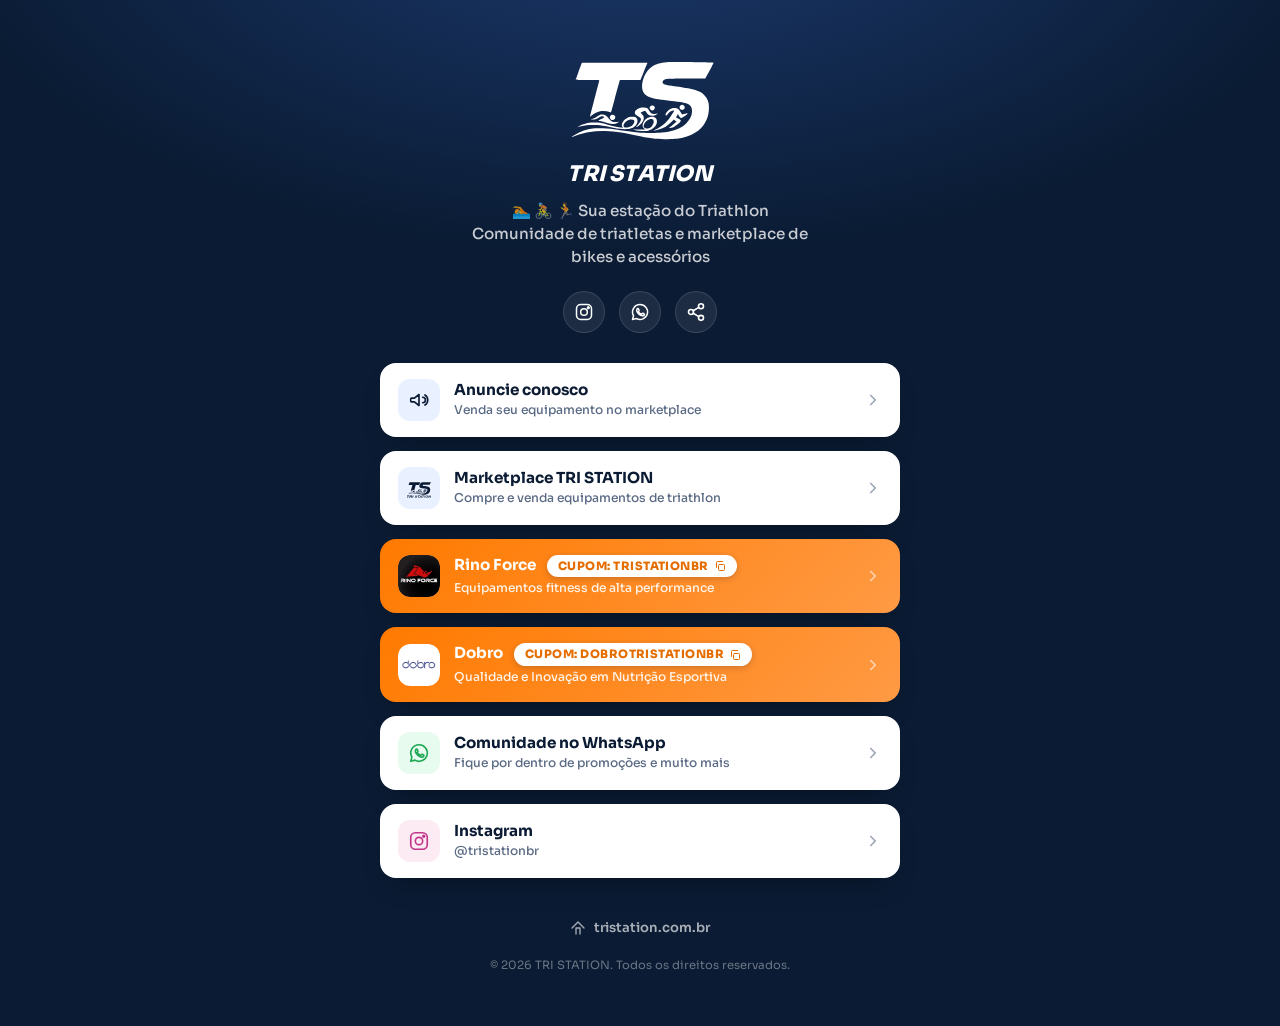
<file: links/index.html>
<!DOCTYPE html>
<html lang="pt-BR">
<head>
<meta charset="UTF-8">
<meta name="viewport" content="width=device-width, initial-scale=1.0">
<title>TRI STATION — Links</title>
<meta name="description" content="Sua estação do Triathlon. Comunidade de triatletas e marketplace de bikes e acessórios. Todos os links da TRI STATION em um só lugar.">
<link rel="canonical" href="https://tristation.com.br/links">
<link rel="icon" type="image/svg+xml" href="../assets/favicon.svg">
<meta property="og:title" content="TRI STATION — Links">
<meta property="og:description" content="🏊 🚴 🏃 Sua estação do Triathlon. Comunidade de triatletas e marketplace de bikes e acessórios.">
<meta property="og:type" content="website">
<meta property="og:url" content="https://tristation.com.br/links">
<meta property="og:image" content="https://tristation.com.br/assets/images/email-header.png">
<link rel="preconnect" href="https://fonts.googleapis.com">
<link rel="preconnect" href="https://fonts.gstatic.com" crossorigin>
<link href="https://fonts.googleapis.com/css2?family=Sora:wght@400;600;700;800&display=swap" rel="stylesheet">
<style>
  :root {
    --foreground: #0A1B33;
    --primary: #0A1B33;
    --primary-dark: #16305C;
    --secondary: #00B4E6;
    --accent: #FF7A00;
    --accent-dark: #E56D00;
    --muted-foreground: #5B6B85;
    --card: #FFFFFF;
    --border: rgba(10, 27, 51, 0.08);
    --font-heading: 'Sora', -apple-system, BlinkMacSystemFont, 'Segoe UI', sans-serif;
    --font-body: 'Sora', -apple-system, BlinkMacSystemFont, 'Segoe UI', Roboto, Helvetica, Arial, sans-serif;
  }

  * { box-sizing: border-box; }

  body {
    margin: 0;
    min-height: 100vh;
    padding: 56px 20px 40px;
    font-family: var(--font-body);
    color: #fff;
    line-height: 1.5;
    -webkit-font-smoothing: antialiased;
    background: radial-gradient(1200px 600px at 50% -10%, #1c3a6e 0%, #0A1B33 60%) no-repeat, #0A1B33;
    display: flex;
    flex-direction: column;
    align-items: center;
  }

  .wrap {
    width: 100%;
    max-width: 520px;
    display: flex;
    flex-direction: column;
    align-items: center;
  }

  /* Profile */
  .profile-logo {
    height: 84px;
    width: auto;
    margin-bottom: 18px;
  }

  .profile-name {
    font-family: var(--font-heading);
    font-size: 1.35rem;
    font-weight: 800;
    font-style: italic;
    letter-spacing: 0.01em;
    margin: 0 0 10px;
  }

  .profile-bio {
    text-align: center;
    color: rgba(255, 255, 255, 0.78);
    font-size: 0.95rem;
    font-weight: 500;
    max-width: 340px;
    margin: 0 0 22px;
  }

  /* Social row */
  .socials {
    display: flex;
    gap: 14px;
    margin-bottom: 30px;
  }

  .socials a,
  .socials .share-btn {
    width: 42px;
    height: 42px;
    border-radius: 50%;
    background: rgba(255, 255, 255, 0.08);
    border: 1px solid rgba(255, 255, 255, 0.12);
    color: #fff;
    display: inline-flex;
    align-items: center;
    justify-content: center;
    transition: transform .15s ease, background .15s ease, border-color .15s ease;
  }

  .socials a:hover,
  .socials .share-btn:hover {
    transform: translateY(-2px);
    background: var(--accent);
    border-color: var(--accent);
  }

  /* Links */
  .links {
    width: 100%;
    display: flex;
    flex-direction: column;
    gap: 14px;
  }

  .link-btn {
    position: relative;
    display: flex;
    align-items: center;
    gap: 14px;
    width: 100%;
    padding: 16px 18px;
    background: var(--card);
    color: var(--foreground);
    text-decoration: none;
    border-radius: 16px;
    font-weight: 700;
    font-size: 0.95rem;
    box-shadow: 0 14px 30px -18px rgba(0, 0, 0, 0.55);
    transition: transform .15s ease, box-shadow .15s ease;
  }

  .link-btn:hover {
    transform: translateY(-2px);
    box-shadow: 0 20px 38px -18px rgba(0, 0, 0, 0.65);
  }

  .link-icon {
    flex: 0 0 42px;
    width: 42px;
    height: 42px;
    border-radius: 12px;
    display: inline-flex;
    align-items: center;
    justify-content: center;
    background: var(--muted, #F2F4F7);
    color: var(--primary);
  }

  .link-icon svg { width: 22px; height: 22px; }
  .link-icon img { width: 26px; height: 26px; display: block; }

  .link-icon-photo {
    padding: 0;
    overflow: hidden;
    background: #fff;
  }

  .link-icon-photo img {
    width: 100%;
    height: 100%;
    object-fit: cover;
    border-radius: inherit;
  }

  .link-body {
    flex: 1 1 auto;
    min-width: 0;
    display: flex;
    flex-direction: column;
    gap: 2px;
  }

  .link-title { line-height: 1.25; }

  .link-sub {
    font-size: 0.76rem;
    font-weight: 500;
    color: var(--muted-foreground);
  }

  .link-chevron {
    flex: 0 0 auto;
    color: var(--muted-foreground);
    opacity: 0.6;
    transition: transform .15s ease;
  }

  .link-btn:hover .link-chevron { transform: translateX(3px); opacity: 1; }

  /* Featured (partner) link accent */
  .link-btn.is-featured {
    background: linear-gradient(135deg, var(--accent), #ff9a44);
    color: #fff;
  }

  .link-btn.is-featured .link-icon {
    background: rgba(255, 255, 255, 0.22);
    color: #fff;
  }

  .link-btn.is-featured .link-sub { color: rgba(255, 255, 255, 0.9); }
  .link-btn.is-featured .link-chevron { color: #fff; }

  .badge {
    display: inline-block;
    font-size: 0.72rem;
    font-weight: 800;
    letter-spacing: 0.04em;
    text-transform: uppercase;
    padding: 4px 11px;
    border-radius: 999px;
    background: #fff;
    color: var(--accent-dark, #E56D00);
    box-shadow: 0 2px 6px rgba(10, 27, 51, 0.2);
    margin-left: 8px;
    vertical-align: middle;
    white-space: nowrap;
  }

  .badge-copy {
    cursor: pointer;
    display: inline-flex;
    align-items: center;
    gap: 5px;
    transition: transform .15s ease, box-shadow .15s ease;
  }

  .badge-copy svg { width: 12px; height: 12px; }

  .badge-copy:hover,
  .badge-copy:focus-visible {
    transform: translateY(-1px);
    box-shadow: 0 4px 10px rgba(10, 27, 51, 0.3);
  }

  /* WhatsApp icon tint */
  .icon-whatsapp { background: #E7FBEF; color: #1FA855; }
  .icon-instagram { background: #FCEBF3; color: #C1358A; }
  .icon-app { background: #E9F0FF; color: var(--primary); }

  /* Footer */
  .link-footer {
    margin-top: 40px;
    text-align: center;
  }

  .link-footer a {
    display: inline-flex;
    align-items: center;
    gap: 8px;
    color: rgba(255, 255, 255, 0.65);
    text-decoration: none;
    font-size: 0.82rem;
    font-weight: 600;
  }

  .link-footer a:hover { color: #fff; }

  .link-footer svg { width: 16px; height: 16px; }

  .copyright {
    margin-top: 14px;
    color: rgba(255, 255, 255, 0.4);
    font-size: 0.72rem;
  }

  /* Share button (sits inline with the social icons) */
  .share-btn {
    -webkit-appearance: none;
    appearance: none;
    font: inherit;
    padding: 0;
    cursor: pointer;
  }

  .share-btn svg { width: 20px; height: 20px; }

  /* Toast */
  .toast {
    position: fixed;
    left: 50%;
    bottom: 28px;
    transform: translate(-50%, 20px);
    background: #fff;
    color: var(--foreground);
    padding: 12px 20px;
    border-radius: 999px;
    font-size: 0.9rem;
    font-weight: 700;
    opacity: 0;
    pointer-events: none;
    transition: opacity .25s ease, transform .25s ease;
    z-index: 100;
    box-shadow: 0 12px 30px rgba(0, 0, 0, 0.35);
  }

  .toast.visible {
    opacity: 1;
    transform: translate(-50%, 0);
  }

  @media (max-width: 420px) {
    body { padding-top: 40px; }
    .profile-logo { height: 72px; }
  }
</style>
<script src="../assets/analytics.js"></script>
</head>
<body>

  <main class="wrap">

    <img src="../assets/logo-icon-white.svg" alt="TRI STATION" class="profile-logo">
    <h1 class="profile-name">TRI STATION</h1>
    <p class="profile-bio">🏊 🚴 🏃 Sua estação do Triathlon<br>Comunidade de triatletas e marketplace de bikes e acessórios</p>

    <div class="socials" aria-label="Redes sociais">
      <a href="https://www.instagram.com/tristationbr" target="_blank" rel="noopener noreferrer" aria-label="Instagram">
        <svg viewBox="0 0 24 24" width="20" height="20" fill="none" stroke="currentColor" stroke-width="1.8"><rect x="3" y="3" width="18" height="18" rx="5"/><circle cx="12" cy="12" r="4"/><circle cx="17.2" cy="6.8" r="1"/></svg>
      </a>
      <a href="https://chat.whatsapp.com/L3mgqj87xMMCMfwcBOGa4B?s=sh&p=i&mlu=4&ilr=4&iam=0" target="_blank" rel="noopener noreferrer" aria-label="WhatsApp">
        <svg viewBox="0 0 24 24" width="20" height="20" fill="none" stroke="currentColor" stroke-width="1.8" stroke-linecap="round" stroke-linejoin="round"><path d="M12 3a9 9 0 00-7.75 13.5L3 21l4.6-1.2A9 9 0 1012 3z"/><path d="M8.5 8.3c.2-.5.4-.5.6-.5h.5c.15 0 .35 0 .5.4.2.5.7 1.6.75 1.7.05.1.08.2 0 .35-.08.15-.12.25-.25.4-.12.15-.25.3-.36.4-.12.12-.25.25-.1.5.15.25.65 1.1 1.4 1.75.95.85 1.75 1.1 2 1.25.25.15.4.12.55-.05.15-.18.6-.7.75-.95.15-.25.3-.2.5-.12.2.08 1.3.6 1.5.7.2.1.35.15.4.25.05.1.05.55-.15 1.05-.2.5-1.1 1-1.55 1.05-.4.05-.9.08-1.45-.1-.33-.1-.75-.25-1.3-.5-2.3-1-3.8-3.3-3.9-3.45-.1-.15-.9-1.2-.9-2.3 0-1.1.6-1.6.8-1.85z"/></svg>
      </a>
      <button type="button" class="share-btn" id="share-btn" aria-label="Compartilhar">
        <svg viewBox="0 0 24 24" fill="none" stroke="currentColor" stroke-width="1.9" stroke-linecap="round" stroke-linejoin="round"><circle cx="18" cy="5" r="3"/><circle cx="6" cy="12" r="3"/><circle cx="18" cy="19" r="3"/><path d="M8.6 13.5l6.8 4M15.4 6.5l-6.8 4"/></svg>
      </button>
    </div>

    <nav class="links">

      <a class="link-btn" data-track="anuncie_conosco" href="https://wa.me/554788214340?text=Ol%C3%A1!%20Vim%20pelo%20link%20da%20TRI%20STATION%20e%20quero%20anunciar%20um%20equipamento%20no%20marketplace.%20Gostaria%20de%20saber%20mais%2C%20pode%20me%20ajudar%3F" target="_blank" rel="noopener noreferrer">
        <span class="link-icon icon-app">
          <svg viewBox="0 0 24 24" fill="none" stroke="currentColor" stroke-width="1.8" stroke-linecap="round" stroke-linejoin="round"><path d="M3 11v2a1 1 0 001 1h3l5 4V6L7 10H4a1 1 0 00-1 1z"/><path d="M16 9a3 3 0 010 6"/><path d="M18.5 6.5a6.5 6.5 0 010 11"/></svg>
        </span>
        <span class="link-body">
          <span class="link-title">Anuncie conosco</span>
          <span class="link-sub">Venda seu equipamento no marketplace</span>
        </span>
        <svg class="link-chevron" viewBox="0 0 24 24" width="18" height="18" fill="none" stroke="currentColor" stroke-width="2.2" stroke-linecap="round" stroke-linejoin="round"><path d="M9 6l6 6-6 6"/></svg>
      </a>

      <a class="link-btn" data-track="marketplace" href="https://tristation.com.br" target="_blank" rel="noopener noreferrer">
        <span class="link-icon icon-app">
          <img src="../assets/logo-icon.svg" alt="">
        </span>
        <span class="link-body">
          <span class="link-title">Marketplace TRI STATION</span>
          <span class="link-sub">Compre e venda equipamentos de triathlon</span>
        </span>
        <svg class="link-chevron" viewBox="0 0 24 24" width="18" height="18" fill="none" stroke="currentColor" stroke-width="2.2" stroke-linecap="round" stroke-linejoin="round"><path d="M9 6l6 6-6 6"/></svg>
      </a>

      <a class="link-btn is-featured" data-track="rino_force" href="https://www.rinoforce.com.br/" target="_blank" rel="noopener noreferrer">
        <span class="link-icon link-icon-photo">
          <img src="../assets/images/rino.jpg" alt="Rino Force">
        </span>
        <span class="link-body">
          <span class="link-title">Rino Force <span class="badge badge-copy" role="button" tabindex="0" data-cupom="tristationbr" aria-label="Copiar cupom tristationbr">Cupom: tristationbr <svg viewBox="0 0 24 24" fill="none" stroke="currentColor" stroke-width="2" stroke-linecap="round" stroke-linejoin="round"><rect x="9" y="9" width="12" height="12" rx="2"/><path d="M5 15V5a2 2 0 012-2h10"/></svg></span></span>
          <span class="link-sub">Equipamentos fitness de alta performance</span>
        </span>
        <svg class="link-chevron" viewBox="0 0 24 24" width="18" height="18" fill="none" stroke="currentColor" stroke-width="2.2" stroke-linecap="round" stroke-linejoin="round"><path d="M9 6l6 6-6 6"/></svg>
      </a>

      <a class="link-btn is-featured" data-track="dobro" href="https://soudobro.com.br/?utm_source=creators&utm_medium=DOBROTRISTATIONBR&utm_campaign=dobro" target="_blank" rel="noopener noreferrer">
        <span class="link-icon link-icon-photo">
          <img src="../assets/images/dobro.png" alt="Dobro">
        </span>
        <span class="link-body">
          <span class="link-title">Dobro <span class="badge badge-copy" role="button" tabindex="0" data-cupom="DOBROTRISTATIONBR" aria-label="Copiar cupom DOBROTRISTATIONBR">Cupom: DOBROTRISTATIONBR <svg viewBox="0 0 24 24" fill="none" stroke="currentColor" stroke-width="2" stroke-linecap="round" stroke-linejoin="round"><rect x="9" y="9" width="12" height="12" rx="2"/><path d="M5 15V5a2 2 0 012-2h10"/></svg></span></span>
          <span class="link-sub">Qualidade e Inovação em Nutrição Esportiva</span>
        </span>
        <svg class="link-chevron" viewBox="0 0 24 24" width="18" height="18" fill="none" stroke="currentColor" stroke-width="2.2" stroke-linecap="round" stroke-linejoin="round"><path d="M9 6l6 6-6 6"/></svg>
      </a>

      <a class="link-btn" data-track="whatsapp_comunidade" href="https://chat.whatsapp.com/L3mgqj87xMMCMfwcBOGa4B?s=sh&p=i&mlu=4&ilr=4&iam=0" target="_blank" rel="noopener noreferrer">
        <span class="link-icon icon-whatsapp">
          <svg viewBox="0 0 24 24" fill="none" stroke="currentColor" stroke-width="1.8" stroke-linecap="round" stroke-linejoin="round"><path d="M12 3a9 9 0 00-7.75 13.5L3 21l4.6-1.2A9 9 0 1012 3z"/><path d="M8.5 8.3c.2-.5.4-.5.6-.5h.5c.15 0 .35 0 .5.4.2.5.7 1.6.75 1.7.05.1.08.2 0 .35-.08.15-.12.25-.25.4-.12.15-.25.3-.36.4-.12.12-.25.25-.1.5.15.25.65 1.1 1.4 1.75.95.85 1.75 1.1 2 1.25.25.15.4.12.55-.05.15-.18.6-.7.75-.95.15-.25.3-.2.5-.12.2.08 1.3.6 1.5.7.2.1.35.15.4.25.05.1.05.55-.15 1.05-.2.5-1.1 1-1.55 1.05-.4.05-.9.08-1.45-.1-.33-.1-.75-.25-1.3-.5-2.3-1-3.8-3.3-3.9-3.45-.1-.15-.9-1.2-.9-2.3 0-1.1.6-1.6.8-1.85z"/></svg>
        </span>
        <span class="link-body">
          <span class="link-title">Comunidade no WhatsApp</span>
          <span class="link-sub">Fique por dentro de promoções e muito mais</span>
        </span>
        <svg class="link-chevron" viewBox="0 0 24 24" width="18" height="18" fill="none" stroke="currentColor" stroke-width="2.2" stroke-linecap="round" stroke-linejoin="round"><path d="M9 6l6 6-6 6"/></svg>
      </a>

      <a class="link-btn" data-track="instagram" href="https://www.instagram.com/tristationbr" target="_blank" rel="noopener noreferrer">
        <span class="link-icon icon-instagram">
          <svg viewBox="0 0 24 24" fill="none" stroke="currentColor" stroke-width="1.8"><rect x="3" y="3" width="18" height="18" rx="5"/><circle cx="12" cy="12" r="4"/><circle cx="17.2" cy="6.8" r="1"/></svg>
        </span>
        <span class="link-body">
          <span class="link-title">Instagram</span>
          <span class="link-sub">@tristationbr</span>
        </span>
        <svg class="link-chevron" viewBox="0 0 24 24" width="18" height="18" fill="none" stroke="currentColor" stroke-width="2.2" stroke-linecap="round" stroke-linejoin="round"><path d="M9 6l6 6-6 6"/></svg>
      </a>

    </nav>

    <div class="link-footer">
      <a href="https://tristation.com.br">
        <svg viewBox="0 0 24 24" fill="none" stroke="currentColor" stroke-width="2" stroke-linecap="round" stroke-linejoin="round"><path d="M3 12l9-9 9 9"/><path d="M9 21V12h6v9"/></svg>
        tristation.com.br
      </a>
      <p class="copyright">&copy; 2026 TRI STATION. Todos os direitos reservados.</p>
    </div>

  </main>

  <div class="toast" id="toast" role="status" aria-live="polite"></div>

  <script>
    (function () {
      var shareBtn = document.getElementById("share-btn");
      var toast = document.getElementById("toast");
      var toastTimer;

      var shareData = {
        title: "TRI STATION",
        text: "🏊 🚴 🏃 TRI STATION — Sua estação do Triathlon. Comunidade e marketplace de triathlon.",
        url: "https://tristation.com.br/links"
      };

      function showToast(message) {
        toast.textContent = message;
        toast.classList.add("visible");
        clearTimeout(toastTimer);
        toastTimer = setTimeout(function () {
          toast.classList.remove("visible");
        }, 2600);
      }

      function copyLink() {
        if (navigator.clipboard && navigator.clipboard.writeText) {
          navigator.clipboard.writeText(shareData.url).then(function () {
            showToast("Link copiado!");
          }).catch(function () {
            showToast(shareData.url);
          });
        } else {
          showToast(shareData.url);
        }
      }

      function copyText(text, message) {
        if (navigator.clipboard && navigator.clipboard.writeText) {
          navigator.clipboard.writeText(text).then(function () {
            showToast(message);
          }).catch(function () {
            showToast(text);
          });
        } else {
          showToast(text);
        }
      }

      document.querySelectorAll(".badge-copy").forEach(function (badge) {
        function handleCopy(event) {
          event.preventDefault();
          event.stopPropagation();
          var cupom = badge.getAttribute("data-cupom");
          copyText(cupom, "Cupom copiado!");
          gtag("event", "coupon_copy", { coupon: cupom });
        }
        badge.addEventListener("click", handleCopy);
        badge.addEventListener("keydown", function (event) {
          if (event.key === "Enter" || event.key === " ") handleCopy(event);
        });
      });

      shareBtn.addEventListener("click", function () {
        if (navigator.share) {
          navigator.share(shareData).catch(function () {});
        } else {
          copyLink();
        }
      });
    })();
  </script>

</body>
</html>
</file>
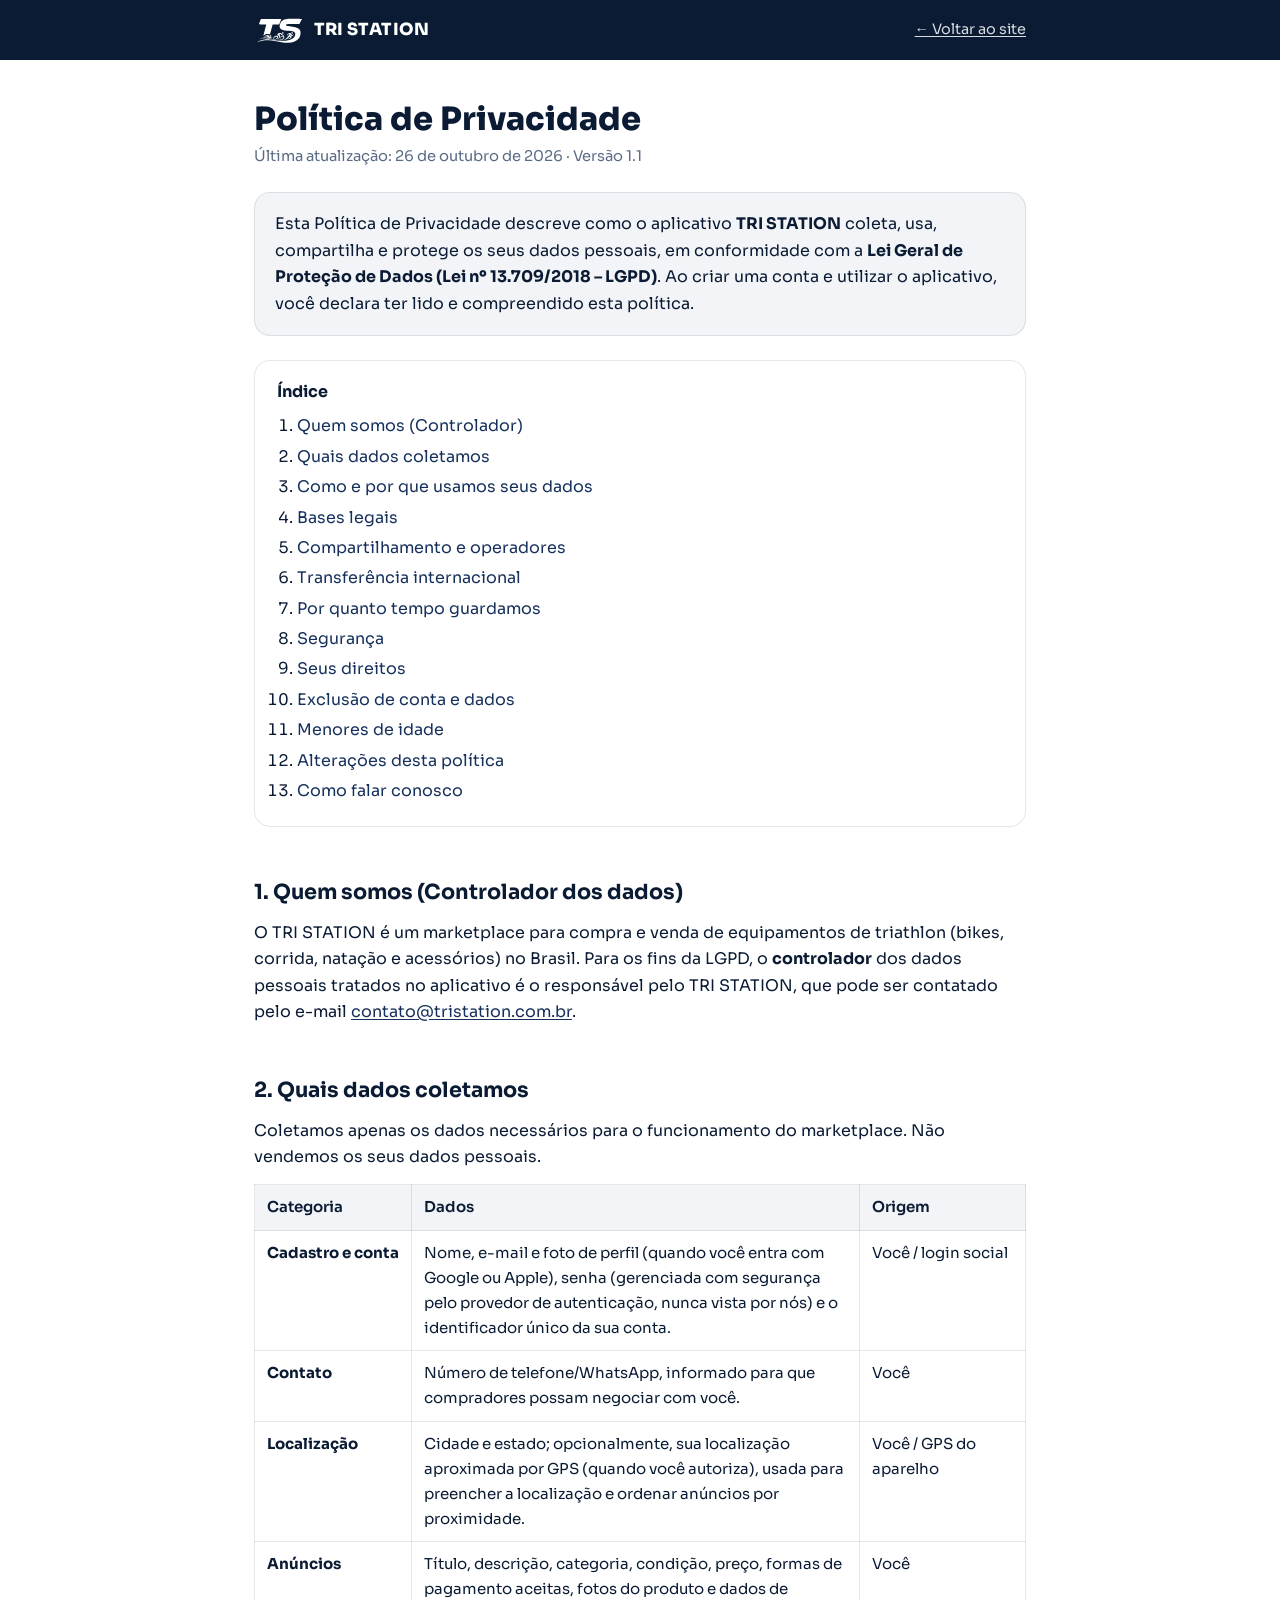
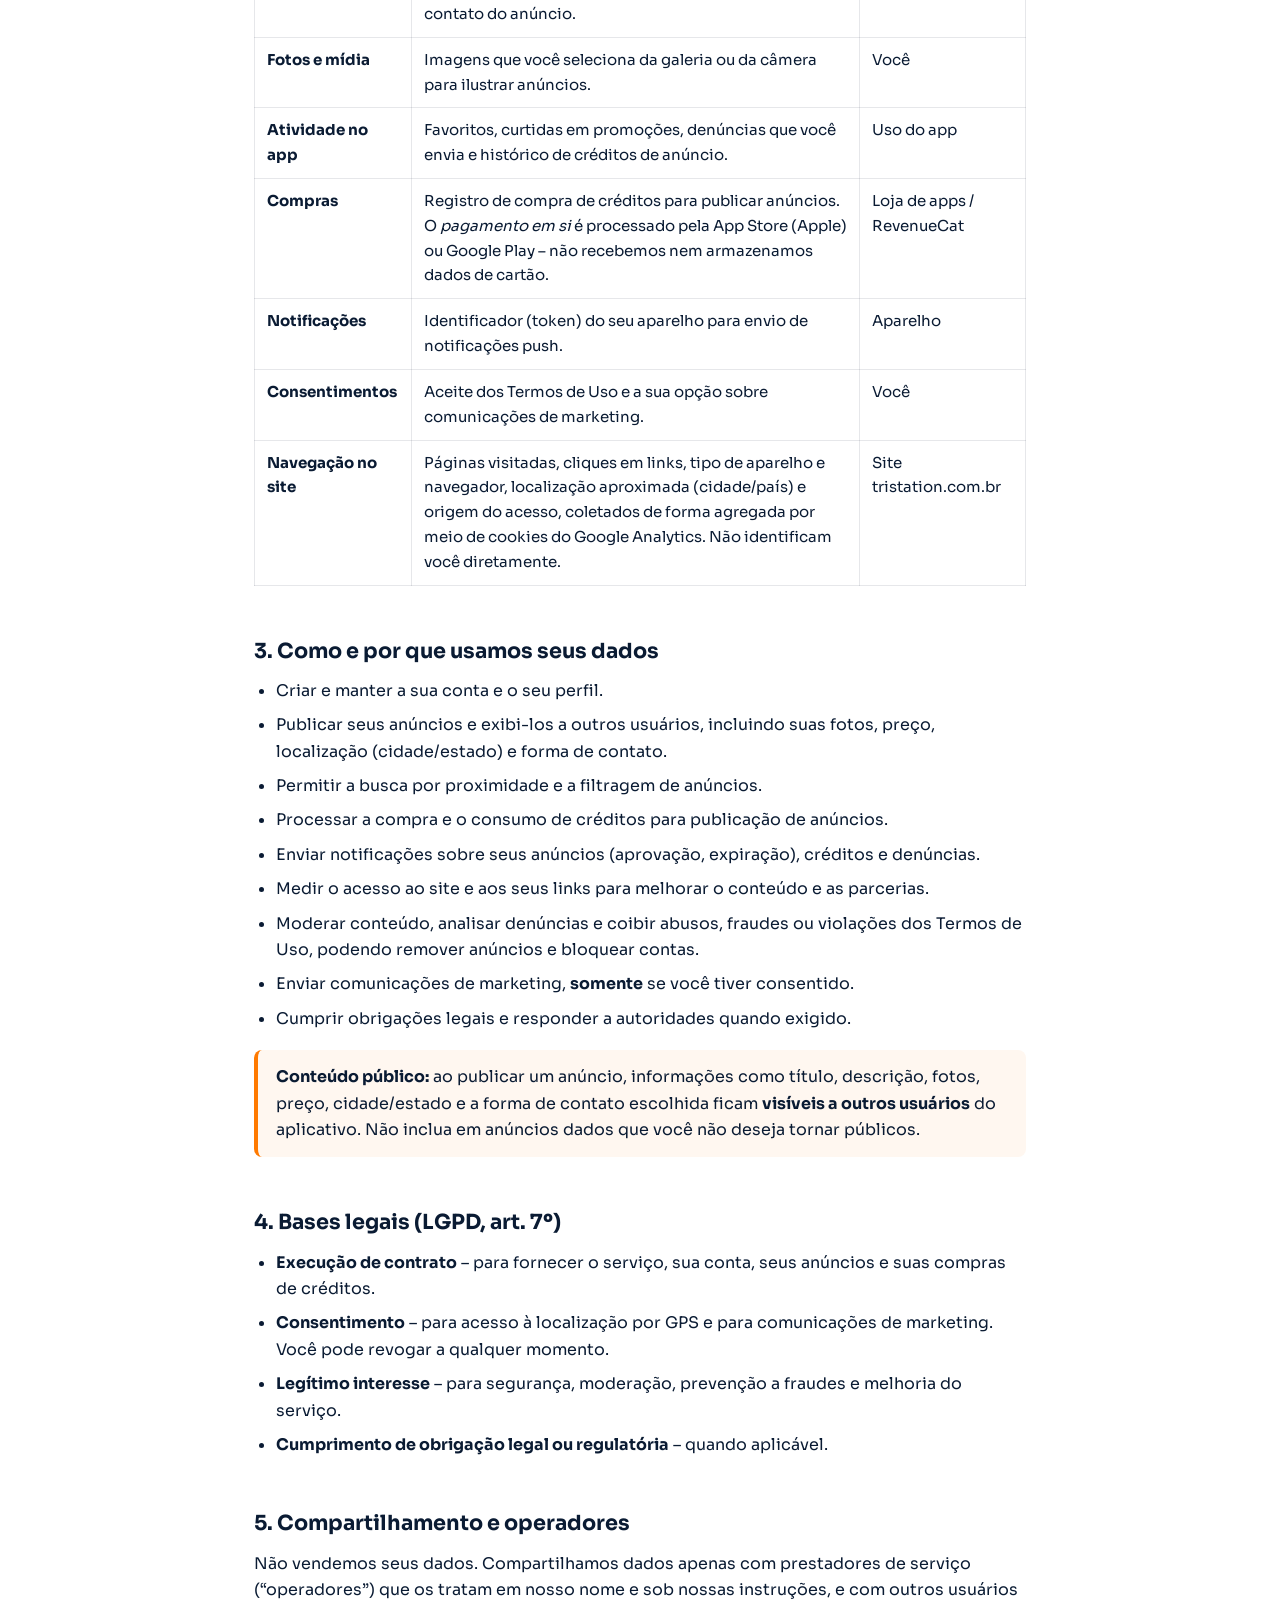
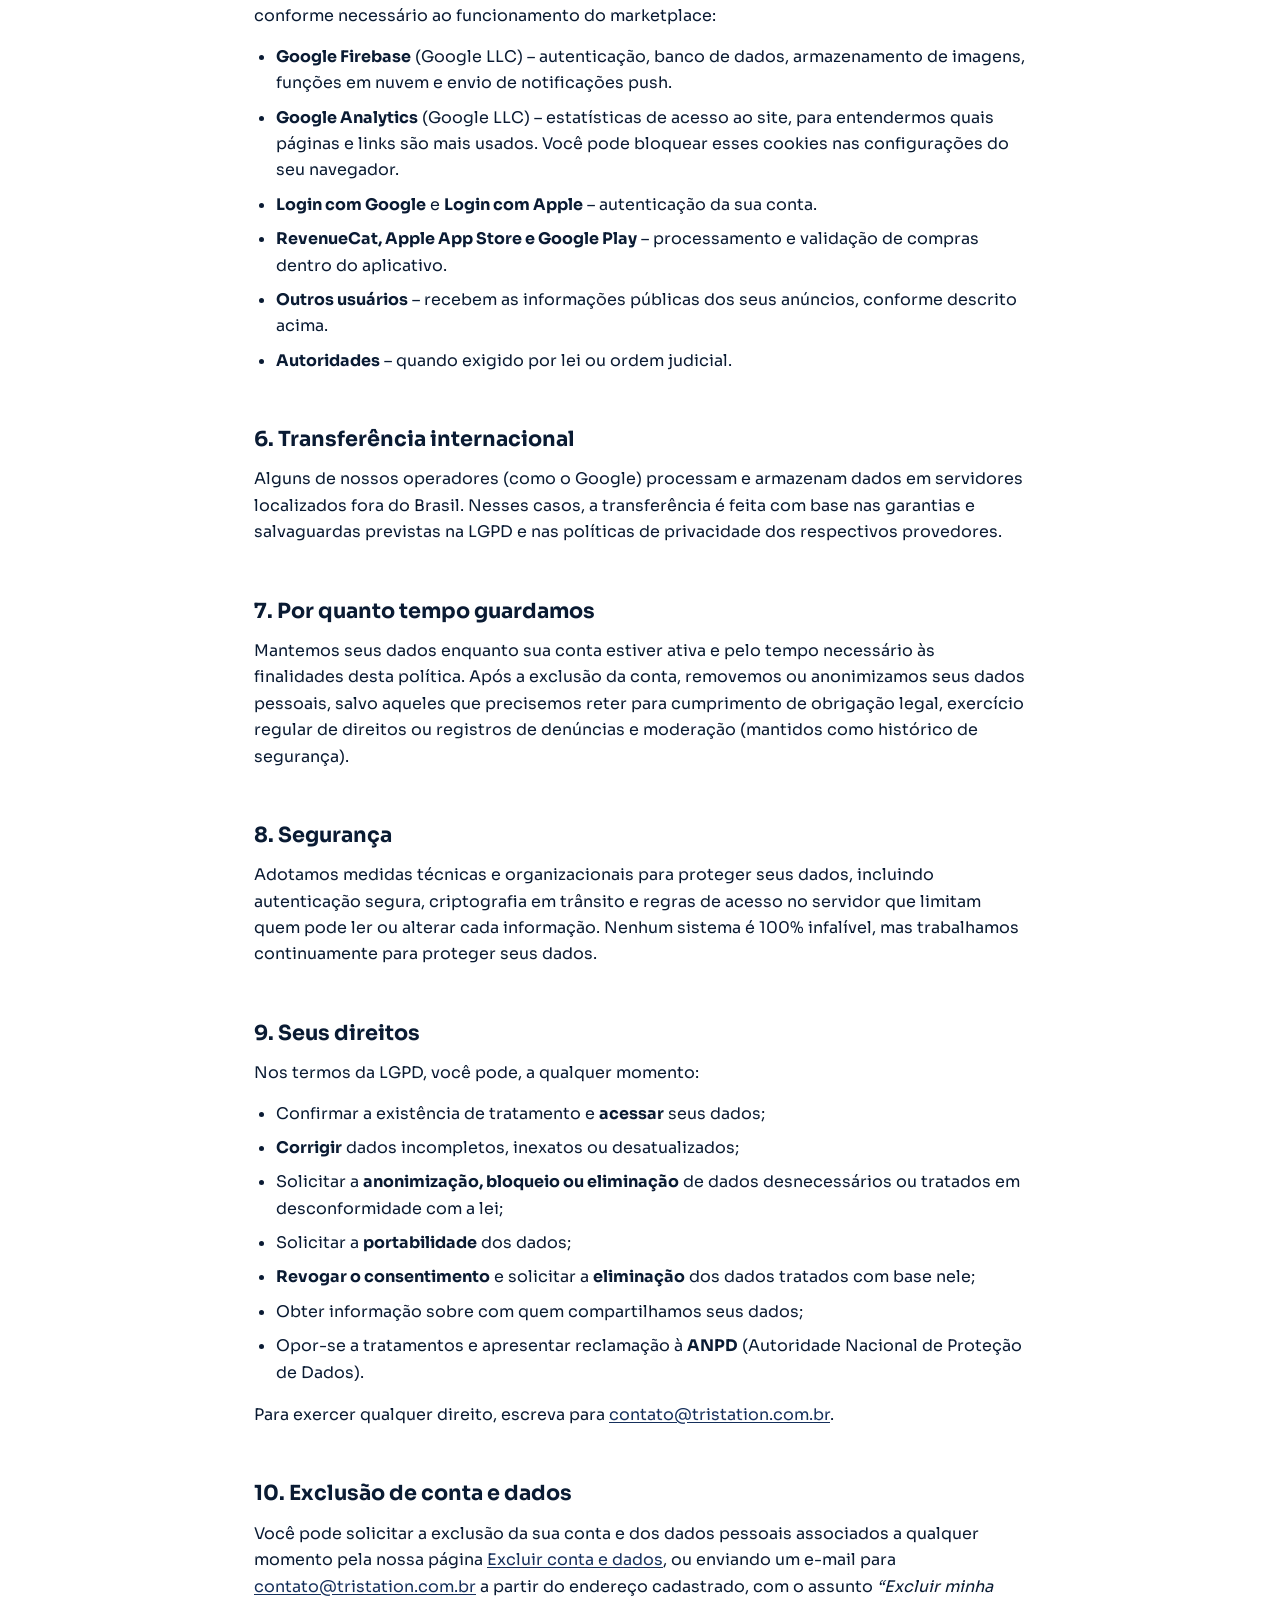
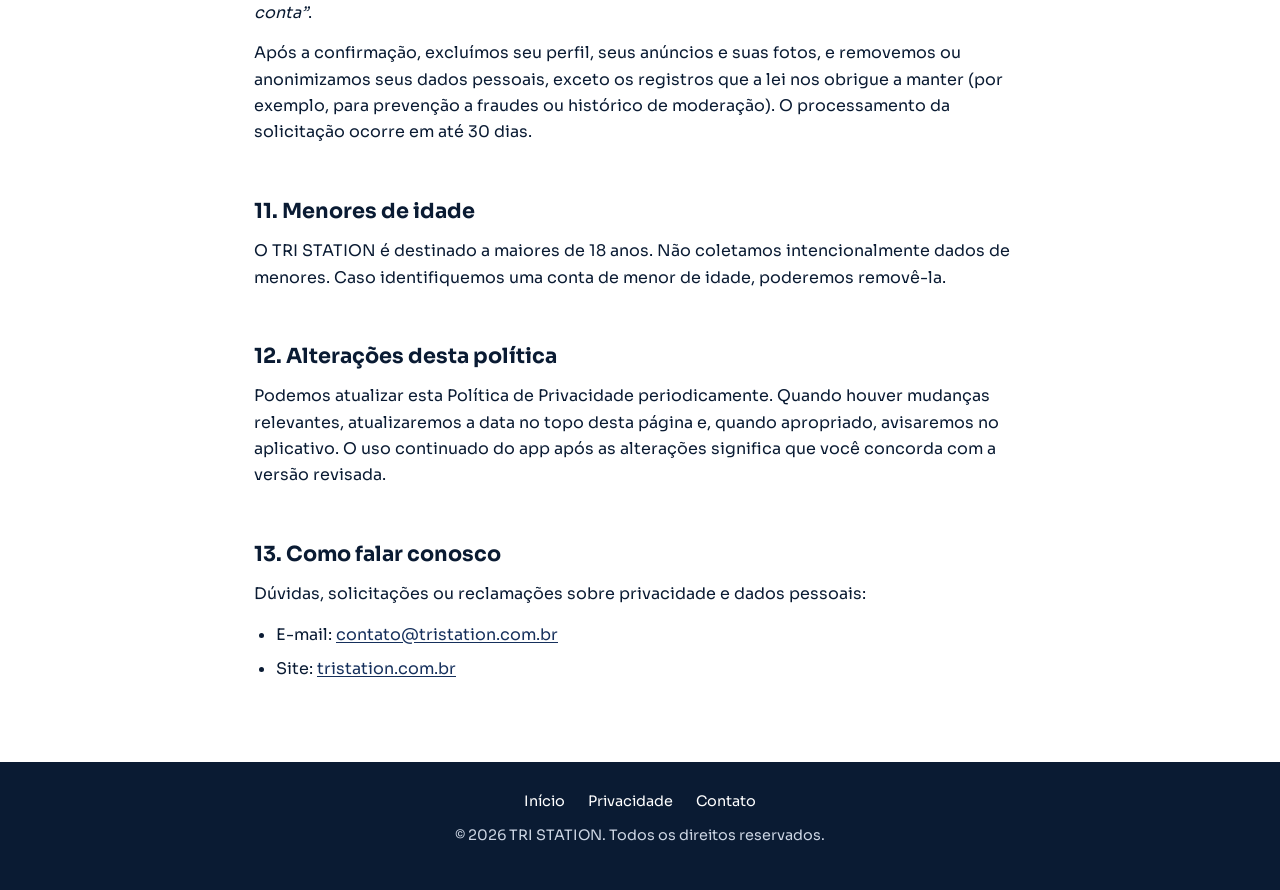
<file: privacy/index.html>
<!DOCTYPE html>
<html lang="pt-BR">
<head>
<meta charset="UTF-8">
<meta name="viewport" content="width=device-width, initial-scale=1.0">
<title>Política de Privacidade — TRI STATION</title>
<meta name="description" content="Política de Privacidade do aplicativo TRI STATION: quais dados coletamos, como usamos, com quem compartilhamos e como exercer seus direitos sob a LGPD.">
<link rel="canonical" href="https://tristation.com.br/privacy/">
<meta name="robots" content="index, follow">
<link rel="icon" type="image/svg+xml" href="../assets/favicon.svg">
<link rel="preconnect" href="https://fonts.googleapis.com">
<link rel="preconnect" href="https://fonts.gstatic.com" crossorigin>
<link href="https://fonts.googleapis.com/css2?family=Sora:wght@400;600;700;800&display=swap" rel="stylesheet">
<style>
  :root{
    --background:#FFFFFF; --foreground:#0A1B33; --primary:#0A1B33;
    --primary-dark:#16305C; --secondary:#00B4E6; --accent:#FF7A00;
    --muted:#F2F4F7; --muted-foreground:#5B6B85; --border:rgba(10,27,51,.10);
    --radius:16px; --max-width:820px;
    --font-heading:'Sora',-apple-system,BlinkMacSystemFont,'Segoe UI',sans-serif;
    --font-body:'Sora',-apple-system,BlinkMacSystemFont,'Segoe UI',Roboto,Helvetica,Arial,sans-serif;
  }
  *{box-sizing:border-box;}
  body{margin:0;background:var(--background);color:var(--foreground);
    font-family:var(--font-body);line-height:1.65;-webkit-font-smoothing:antialiased;}
  a{color:var(--primary-dark);text-decoration:underline;text-underline-offset:2px;}
  a:hover{color:var(--secondary);}
  img{max-width:100%;display:block;}
  .container{max-width:var(--max-width);margin:0 auto;padding:0 24px;width:100%;}

  header.site-header{background:var(--primary);color:#fff;padding:16px 0;}
  header .container{display:flex;align-items:center;justify-content:space-between;}
  .brand{display:flex;align-items:center;gap:10px;color:#fff;text-decoration:none;}
  .brand img{height:26px;width:auto;}
  .brand-name{font-family:var(--font-heading);font-weight:800;letter-spacing:.02em;font-size:1.05rem;}
  .back-link{color:#fff;font-size:.9rem;opacity:.85;}
  .back-link:hover{opacity:1;color:#fff;}

  main{padding:40px 0 64px;}
  .doc-title{font-family:var(--font-heading);font-weight:800;font-size:2rem;line-height:1.2;margin:0 0 6px;}
  .updated{color:var(--muted-foreground);font-size:.92rem;margin:0 0 8px;}
  .intro{background:var(--muted);border:1px solid var(--border);border-radius:var(--radius);
    padding:18px 20px;margin:24px 0 8px;}
  .intro p{margin:0;}

  h2{font-family:var(--font-heading);font-weight:700;font-size:1.3rem;margin:40px 0 10px;
    padding-top:8px;scroll-margin-top:80px;}
  h3{font-family:var(--font-heading);font-weight:600;font-size:1.05rem;margin:22px 0 6px;}
  p{margin:0 0 14px;}
  ul{margin:0 0 16px;padding-left:22px;}
  li{margin:0 0 8px;}
  strong{font-weight:700;}

  table{width:100%;border-collapse:collapse;margin:12px 0 20px;font-size:.94rem;}
  th,td{border:1px solid var(--border);padding:10px 12px;text-align:left;vertical-align:top;}
  th{background:var(--muted);font-family:var(--font-heading);font-weight:600;}

  .toc{background:#fff;border:1px solid var(--border);border-radius:var(--radius);padding:18px 22px;margin:24px 0;}
  .toc strong{display:block;margin-bottom:8px;font-family:var(--font-heading);}
  .toc ol{margin:0;padding-left:20px;}
  .toc li{margin:0 0 4px;}
  .toc a{text-decoration:none;}
  .toc a:hover{text-decoration:underline;}

  .callout{border-left:4px solid var(--accent);background:#FFF7F0;
    border-radius:8px;padding:14px 18px;margin:18px 0;}
  .callout p{margin:0;}

  footer.site-footer{background:var(--primary);color:#cdd6e4;padding:28px 0;text-align:center;font-size:.9rem;}
  footer a{color:#fff;}
  footer .foot-links{margin-bottom:10px;}
  footer .foot-links a{margin:0 10px;text-decoration:none;}
</style>
<script src="../assets/analytics.js"></script>
</head>
<body>

<header class="site-header">
  <div class="container">
    <a href="/" class="brand">
      <img src="../assets/logo-icon-white.svg" alt="TRI STATION">
      <span class="brand-name">TRI STATION</span>
    </a>
    <a href="/" class="back-link">&larr; Voltar ao site</a>
  </div>
</header>

<main>
  <div class="container">

    <h1 class="doc-title">Política de Privacidade</h1>
    <p class="updated">Última atualização: 26 de outubro de 2026 &middot; Versão 1.1</p>

    <div class="intro">
      <p>Esta Política de Privacidade descreve como o aplicativo <strong>TRI STATION</strong> coleta,
      usa, compartilha e protege os seus dados pessoais, em conformidade com a
      <strong>Lei Geral de Proteção de Dados (Lei nº 13.709/2018 &ndash; LGPD)</strong>. Ao criar uma
      conta e utilizar o aplicativo, você declara ter lido e compreendido esta política.</p>
    </div>

    <nav class="toc" aria-label="Índice">
      <strong>Índice</strong>
      <ol>
        <li><a href="#controlador">Quem somos (Controlador)</a></li>
        <li><a href="#dados">Quais dados coletamos</a></li>
        <li><a href="#uso">Como e por que usamos seus dados</a></li>
        <li><a href="#base-legal">Bases legais</a></li>
        <li><a href="#compartilhamento">Compartilhamento e operadores</a></li>
        <li><a href="#transferencia">Transferência internacional</a></li>
        <li><a href="#retencao">Por quanto tempo guardamos</a></li>
        <li><a href="#seguranca">Segurança</a></li>
        <li><a href="#direitos">Seus direitos</a></li>
        <li><a href="#exclusao">Exclusão de conta e dados</a></li>
        <li><a href="#menores">Menores de idade</a></li>
        <li><a href="#alteracoes">Alterações desta política</a></li>
        <li><a href="#contato">Como falar conosco</a></li>
      </ol>
    </nav>

    <h2 id="controlador">1. Quem somos (Controlador dos dados)</h2>
    <p>O TRI STATION é um marketplace para compra e venda de equipamentos de triathlon (bikes, corrida,
    natação e acessórios) no Brasil. Para os fins da LGPD, o <strong>controlador</strong> dos dados
    pessoais tratados no aplicativo é o responsável pelo TRI STATION, que pode ser contatado pelo
    e-mail <a href="mailto:contato@tristation.com.br">contato@tristation.com.br</a>.</p>

    <h2 id="dados">2. Quais dados coletamos</h2>
    <p>Coletamos apenas os dados necessários para o funcionamento do marketplace. Não vendemos os seus
    dados pessoais.</p>

    <table>
      <thead>
        <tr><th>Categoria</th><th>Dados</th><th>Origem</th></tr>
      </thead>
      <tbody>
        <tr>
          <td><strong>Cadastro e conta</strong></td>
          <td>Nome, e-mail e foto de perfil (quando você entra com Google ou Apple), senha
          (gerenciada com segurança pelo provedor de autenticação, nunca vista por nós) e o
          identificador único da sua conta.</td>
          <td>Você / login social</td>
        </tr>
        <tr>
          <td><strong>Contato</strong></td>
          <td>Número de telefone/WhatsApp, informado para que compradores possam negociar com você.</td>
          <td>Você</td>
        </tr>
        <tr>
          <td><strong>Localização</strong></td>
          <td>Cidade e estado; opcionalmente, sua localização aproximada por GPS (quando você autoriza),
          usada para preencher a localização e ordenar anúncios por proximidade.</td>
          <td>Você / GPS do aparelho</td>
        </tr>
        <tr>
          <td><strong>Anúncios</strong></td>
          <td>Título, descrição, categoria, condição, preço, formas de pagamento aceitas, fotos do
          produto e dados de contato do anúncio.</td>
          <td>Você</td>
        </tr>
        <tr>
          <td><strong>Fotos e mídia</strong></td>
          <td>Imagens que você seleciona da galeria ou da câmera para ilustrar anúncios.</td>
          <td>Você</td>
        </tr>
        <tr>
          <td><strong>Atividade no app</strong></td>
          <td>Favoritos, curtidas em promoções, denúncias que você envia e histórico de créditos de
          anúncio.</td>
          <td>Uso do app</td>
        </tr>
        <tr>
          <td><strong>Compras</strong></td>
          <td>Registro de compra de créditos para publicar anúncios. O <em>pagamento em si</em> é
          processado pela App Store (Apple) ou Google Play &ndash; não recebemos nem armazenamos dados
          de cartão.</td>
          <td>Loja de apps / RevenueCat</td>
        </tr>
        <tr>
          <td><strong>Notificações</strong></td>
          <td>Identificador (token) do seu aparelho para envio de notificações push.</td>
          <td>Aparelho</td>
        </tr>
        <tr>
          <td><strong>Consentimentos</strong></td>
          <td>Aceite dos Termos de Uso e a sua opção sobre comunicações de marketing.</td>
          <td>Você</td>
        </tr>
        <tr>
          <td><strong>Navegação no site</strong></td>
          <td>Páginas visitadas, cliques em links, tipo de aparelho e navegador, localização
          aproximada (cidade/país) e origem do acesso, coletados de forma agregada por meio de
          cookies do Google Analytics. Não identificam você diretamente.</td>
          <td>Site tristation.com.br</td>
        </tr>
      </tbody>
    </table>

    <h2 id="uso">3. Como e por que usamos seus dados</h2>
    <ul>
      <li>Criar e manter a sua conta e o seu perfil.</li>
      <li>Publicar seus anúncios e exibi-los a outros usuários, incluindo suas fotos, preço,
      localização (cidade/estado) e forma de contato.</li>
      <li>Permitir a busca por proximidade e a filtragem de anúncios.</li>
      <li>Processar a compra e o consumo de créditos para publicação de anúncios.</li>
      <li>Enviar notificações sobre seus anúncios (aprovação, expiração), créditos e denúncias.</li>
      <li>Medir o acesso ao site e aos seus links para melhorar o conteúdo e as parcerias.</li>
      <li>Moderar conteúdo, analisar denúncias e coibir abusos, fraudes ou violações dos Termos de Uso,
      podendo remover anúncios e bloquear contas.</li>
      <li>Enviar comunicações de marketing, <strong>somente</strong> se você tiver consentido.</li>
      <li>Cumprir obrigações legais e responder a autoridades quando exigido.</li>
    </ul>

    <div class="callout">
      <p><strong>Conteúdo público:</strong> ao publicar um anúncio, informações como título, descrição,
      fotos, preço, cidade/estado e a forma de contato escolhida ficam <strong>visíveis a outros
      usuários</strong> do aplicativo. Não inclua em anúncios dados que você não deseja tornar públicos.</p>
    </div>

    <h2 id="base-legal">4. Bases legais (LGPD, art. 7º)</h2>
    <ul>
      <li><strong>Execução de contrato</strong> &ndash; para fornecer o serviço, sua conta, seus anúncios
      e suas compras de créditos.</li>
      <li><strong>Consentimento</strong> &ndash; para acesso à localização por GPS e para comunicações
      de marketing. Você pode revogar a qualquer momento.</li>
      <li><strong>Legítimo interesse</strong> &ndash; para segurança, moderação, prevenção a fraudes e
      melhoria do serviço.</li>
      <li><strong>Cumprimento de obrigação legal ou regulatória</strong> &ndash; quando aplicável.</li>
    </ul>

    <h2 id="compartilhamento">5. Compartilhamento e operadores</h2>
    <p>Não vendemos seus dados. Compartilhamos dados apenas com prestadores de serviço
    (&ldquo;operadores&rdquo;) que os tratam em nosso nome e sob nossas instruções, e com outros usuários
    conforme necessário ao funcionamento do marketplace:</p>
    <ul>
      <li><strong>Google Firebase</strong> (Google LLC) &ndash; autenticação, banco de dados,
      armazenamento de imagens, funções em nuvem e envio de notificações push.</li>
      <li><strong>Google Analytics</strong> (Google LLC) &ndash; estatísticas de acesso ao site, para
      entendermos quais páginas e links são mais usados. Você pode bloquear esses cookies nas
      configurações do seu navegador.</li>
      <li><strong>Login com Google</strong> e <strong>Login com Apple</strong> &ndash; autenticação da
      sua conta.</li>
      <li><strong>RevenueCat, Apple App Store e Google Play</strong> &ndash; processamento e validação
      de compras dentro do aplicativo.</li>
      <li><strong>Outros usuários</strong> &ndash; recebem as informações públicas dos seus anúncios,
      conforme descrito acima.</li>
      <li><strong>Autoridades</strong> &ndash; quando exigido por lei ou ordem judicial.</li>
    </ul>

    <h2 id="transferencia">6. Transferência internacional</h2>
    <p>Alguns de nossos operadores (como o Google) processam e armazenam dados em servidores localizados
    fora do Brasil. Nesses casos, a transferência é feita com base nas garantias e salvaguardas previstas
    na LGPD e nas políticas de privacidade dos respectivos provedores.</p>

    <h2 id="retencao">7. Por quanto tempo guardamos</h2>
    <p>Mantemos seus dados enquanto sua conta estiver ativa e pelo tempo necessário às finalidades desta
    política. Após a exclusão da conta, removemos ou anonimizamos seus dados pessoais, salvo aqueles que
    precisemos reter para cumprimento de obrigação legal, exercício regular de direitos ou registros de
    denúncias e moderação (mantidos como histórico de segurança).</p>

    <h2 id="seguranca">8. Segurança</h2>
    <p>Adotamos medidas técnicas e organizacionais para proteger seus dados, incluindo autenticação
    segura, criptografia em trânsito e regras de acesso no servidor que limitam quem pode ler ou alterar
    cada informação. Nenhum sistema é 100% infalível, mas trabalhamos continuamente para proteger seus
    dados.</p>

    <h2 id="direitos">9. Seus direitos</h2>
    <p>Nos termos da LGPD, você pode, a qualquer momento:</p>
    <ul>
      <li>Confirmar a existência de tratamento e <strong>acessar</strong> seus dados;</li>
      <li><strong>Corrigir</strong> dados incompletos, inexatos ou desatualizados;</li>
      <li>Solicitar a <strong>anonimização, bloqueio ou eliminação</strong> de dados desnecessários ou
      tratados em desconformidade com a lei;</li>
      <li>Solicitar a <strong>portabilidade</strong> dos dados;</li>
      <li><strong>Revogar o consentimento</strong> e solicitar a <strong>eliminação</strong> dos dados
      tratados com base nele;</li>
      <li>Obter informação sobre com quem compartilhamos seus dados;</li>
      <li>Opor-se a tratamentos e apresentar reclamação à <strong>ANPD</strong> (Autoridade Nacional de
      Proteção de Dados).</li>
    </ul>
    <p>Para exercer qualquer direito, escreva para
    <a href="mailto:contato@tristation.com.br">contato@tristation.com.br</a>.</p>

    <h2 id="exclusao">10. Exclusão de conta e dados</h2>
    <p>Você pode solicitar a exclusão da sua conta e dos dados pessoais associados a qualquer momento
    pela nossa página <a href="/delete-account/">Excluir conta e dados</a>, ou enviando um e-mail para
    <a href="mailto:contato@tristation.com.br">contato@tristation.com.br</a> a partir do endereço
    cadastrado, com o assunto <em>&ldquo;Excluir minha conta&rdquo;</em>.</p>
    <p>Após a confirmação, excluímos seu perfil, seus anúncios e suas fotos, e removemos ou anonimizamos
    seus dados pessoais, exceto os registros que a lei nos obrigue a manter (por exemplo, para prevenção
    a fraudes ou histórico de moderação). O processamento da solicitação ocorre em até 30 dias.</p>

    <h2 id="menores">11. Menores de idade</h2>
    <p>O TRI STATION é destinado a maiores de 18 anos. Não coletamos intencionalmente dados de menores.
    Caso identifiquemos uma conta de menor de idade, poderemos removê-la.</p>

    <h2 id="alteracoes">12. Alterações desta política</h2>
    <p>Podemos atualizar esta Política de Privacidade periodicamente. Quando houver mudanças relevantes,
    atualizaremos a data no topo desta página e, quando apropriado, avisaremos no aplicativo. O uso
    continuado do app após as alterações significa que você concorda com a versão revisada.</p>

    <h2 id="contato">13. Como falar conosco</h2>
    <p>Dúvidas, solicitações ou reclamações sobre privacidade e dados pessoais:</p>
    <ul>
      <li>E-mail: <a href="mailto:contato@tristation.com.br">contato@tristation.com.br</a></li>
      <li>Site: <a href="https://tristation.com.br/">tristation.com.br</a></li>
    </ul>

  </div>
</main>

<footer class="site-footer">
  <div class="container">
    <div class="foot-links">
      <a href="/">Início</a>
      <a href="/privacy/">Privacidade</a>
      <a href="mailto:contato@tristation.com.br">Contato</a>
    </div>
    <p>&copy; 2026 TRI STATION. Todos os direitos reservados.</p>
  </div>
</footer>

</body>
</html>
</file>
<file: styles.css>
:root {
  --background: #FFFFFF;
  --foreground: #0A1B33;
  --card: #FFFFFF;
  --primary: #0A1B33;
  --primary-dark: #16305C;
  --secondary: #00B4E6;
  --accent: #FF7A00;
  --muted: #F2F4F7;
  --muted-foreground: #5B6B85;
  --border: rgba(10, 27, 51, 0.08);
  --radius: 16px;
  --max-width: 1160px;
  --header-height: 68px;
  --font-heading: 'Sora', -apple-system, BlinkMacSystemFont, 'Segoe UI', sans-serif;
  --font-body: 'Sora', -apple-system, BlinkMacSystemFont, 'Segoe UI', Roboto, Helvetica, Arial, sans-serif;
}

* { box-sizing: border-box; }

html {
  scroll-behavior: smooth;
  scroll-padding-top: var(--header-height);
}

body {
  margin: 0;
  background: var(--background);
  color: var(--foreground);
  font-family: var(--font-body);
  line-height: 1.5;
  -webkit-font-smoothing: antialiased;
}

h1, h2, h3, h4 {
  font-family: var(--font-heading);
  font-weight: 800;
  line-height: 1.15;
  margin: 0 0 .5em;
}

p { margin: 0 0 1em; color: var(--foreground); }

a { color: inherit; }

img { max-width: 100%; display: block; }

.container {
  max-width: var(--max-width);
  margin: 0 auto;
  padding: 0 24px;
  width: 100%;
}

section {
  padding: 48px 0;
}

main > section {
  min-height: calc(100vh - var(--header-height));
  display: flex;
  align-items: center;
}

.section-sub {
  color: var(--muted-foreground);
  font-size: 1.05rem;
  max-width: 640px;
}

/* Buttons */
.btn {
  display: inline-flex;
  align-items: center;
  justify-content: center;
  gap: 8px;
  padding: 14px 22px;
  border-radius: 999px;
  font-weight: 700;
  text-decoration: none;
  border: none;
  cursor: pointer;
  font-size: 0.95rem;
  transition: transform .15s ease, box-shadow .15s ease, background .15s ease;
}

.btn-primary {
  background: var(--primary);
  color: #fff;
}

.btn-primary:hover { background: var(--primary-dark); transform: translateY(-1px); }

.btn-small { padding: 9px 18px; font-size: 0.85rem; }

.btn-block { width: 100%; }

/* Header */
.site-header {
  position: sticky;
  top: 0;
  z-index: 50;
  background: rgba(10, 27, 51, 0.96);
  backdrop-filter: blur(10px);
  border-bottom: 1px solid rgba(255, 255, 255, 0.08);
}

.header-inner {
  display: flex;
  align-items: center;
  justify-content: space-between;
  padding: 14px 0;
}

.brand {
  display: flex;
  align-items: center;
  gap: 10px;
  text-decoration: none;
}

.brand-logo {
  height: 38px;
  width: auto;
  display: block;
}

.brand-name {
  font-family: var(--font-heading);
  font-size: 1.15rem;
  font-weight: 800;
  font-style: italic;
  letter-spacing: 0.01em;
  color: var(--foreground);
}

.site-header .brand-name { color: #fff; }

.main-nav {
  display: flex;
  gap: 32px;
}

.main-nav a {
  text-decoration: none;
  font-weight: 600;
  font-size: 0.9rem;
  color: rgba(255, 255, 255, 0.85);
}

.main-nav a:hover { color: var(--accent); }

.site-header .btn-primary { background: var(--accent); }
.site-header .btn-primary:hover { background: #E56D00; }

.nav-cta-mobile { display: none; }

.header-actions {
  display: flex;
  align-items: center;
  gap: 14px;
}

.nav-toggle {
  display: none;
  flex-direction: column;
  justify-content: center;
  gap: 4px;
  width: 32px;
  height: 32px;
  background: none;
  border: none;
  cursor: pointer;
}

.nav-toggle span {
  display: block;
  height: 2px;
  width: 100%;
  background: #fff;
  border-radius: 2px;
}

/* Hero */
.hero { background: var(--background); }

.hero-grid {
  display: grid;
  grid-template-columns: 0.95fr 1.1fr;
  gap: 48px;
  align-items: center;
}

.eyebrow {
  display: inline-block;
  color: var(--accent);
  font-weight: 700;
  font-size: 0.85rem;
  letter-spacing: 0.06em;
  text-transform: uppercase;
  margin-bottom: 14px;
}

.hero h1 {
  color: var(--foreground);
  font-size: clamp(1.9rem, 3.2vw, 2.6rem);
  max-width: 560px;
}

.hero-sub {
  font-size: 1.05rem;
  color: var(--muted-foreground);
  max-width: 480px;
}

.store-buttons {
  display: flex;
  gap: 14px;
  flex-wrap: wrap;
  margin-top: 28px;
}

.store-buttons-center { justify-content: center; }

.store-btn {
  display: inline-flex;
  align-items: center;
  background: none;
  border: none;
  padding: 0;
  line-height: 0;
  cursor: pointer;
  transition: transform .15s ease, opacity .15s ease;
}

.store-btn:hover { transform: translateY(-2px); opacity: 0.88; }

.store-badge {
  height: 44px;
  width: auto;
}

.store-note {
  font-size: 0.85rem;
  color: var(--muted-foreground);
  margin-top: 10px;
}

.hero-visual { display: flex; justify-content: center; align-items: center; }

.hero-slider {
  position: relative;
  width: 100%;
  max-width: 640px;
  aspect-ratio: 3 / 2;
}

.hero-slide {
  position: absolute;
  inset: 0;
  width: 100%;
  height: 100%;
  object-fit: contain;
  opacity: 0;
  transition: opacity 1s ease;
}

.hero-slide.is-active {
  opacity: 1;
}

@media (prefers-reduced-motion: reduce) {
  .hero-slide { transition: none; }
}

/* Split sections (alternating text / visual) */
.split-grid {
  display: grid;
  grid-template-columns: 1fr 1fr;
  gap: 64px;
  align-items: center;
}

.split-copy { order: 1; }
.split-visual { order: 2; display: flex; justify-content: center; }

.split-reverse .split-copy { order: 2; }
.split-reverse .split-visual { order: 1; }

.split-copy h2 {
  font-size: clamp(1.6rem, 2.6vw, 2.1rem);
  max-width: 460px;
}

.split-copy p {
  color: var(--muted-foreground);
  font-size: 1.05rem;
  max-width: 440px;
}

.check-list {
  list-style: none;
  padding: 0;
  margin: 24px 0 0;
  display: flex;
  flex-direction: column;
  gap: 12px;
}

.check-list li {
  position: relative;
  padding-left: 28px;
  font-weight: 600;
  font-size: 0.95rem;
  color: var(--foreground);
}

.check-list li::before {
  content: '\2713';
  position: absolute;
  left: 0;
  top: 0;
  color: var(--primary);
  font-weight: 800;
}

/* Phone mockup */
.phone {
  width: 280px;
  background: #0A1B33;
  border-radius: 38px;
  padding: 14px;
  box-shadow: 0 30px 60px -20px rgba(10, 27, 51, 0.35);
}

.phone-notch {
  width: 90px;
  height: 18px;
  background: #0A1B33;
  border-radius: 0 0 14px 14px;
  margin: 0 auto;
  position: relative;
  top: 4px;
  z-index: 2;
}

.phone-screen {
  background: var(--muted);
  border-radius: 26px;
  padding: 16px 14px 14px;
  min-height: 480px;
  margin-top: -18px;
  display: flex;
  flex-direction: column;
  gap: 12px;
}

.app-topbar {
  display: flex;
  align-items: center;
  gap: 8px;
  font-family: var(--font-heading);
  font-weight: 800;
  font-size: 0.8rem;
  letter-spacing: 0.03em;
}

.app-topbar-back { font-weight: 700; gap: 10px; }

.app-logo-dot {
  width: 18px;
  height: 18px;
  border-radius: 6px;
  background: var(--primary);
  display: inline-block;
}

.app-pills {
  display: flex;
  gap: 6px;
  flex-wrap: wrap;
}

.pill {
  font-size: 0.65rem;
  font-weight: 700;
  padding: 5px 10px;
  border-radius: 999px;
  background: #fff;
  color: var(--muted-foreground);
  white-space: nowrap;
}

.pill-active { background: var(--primary); color: #fff; }

.app-grid {
  display: grid;
  grid-template-columns: 1fr 1fr;
  gap: 10px;
}

.app-card {
  background: var(--card);
  border-radius: 12px;
  padding: 8px;
  border: 1px solid var(--border);
}

.app-card-img {
  height: 62px;
  border-radius: 8px;
  margin-bottom: 8px;
}

.grad-1 { background: linear-gradient(135deg, var(--accent), #ffb066); }
.grad-2 { background: linear-gradient(135deg, var(--secondary), #6fe0fa); }
.grad-3 { background: linear-gradient(135deg, #0aa3a3, #5be3d6); }
.grad-4 { background: linear-gradient(135deg, var(--foreground), #3d5a80); }

.app-card-price {
  font-weight: 800;
  font-size: 0.8rem;
}

.app-card-title {
  font-size: 0.68rem;
  color: var(--muted-foreground);
}

.app-bottomnav {
  margin-top: auto;
  display: flex;
  justify-content: space-between;
  align-items: center;
  background: var(--card);
  border-radius: 16px;
  padding: 10px 14px;
  border: 1px solid var(--border);
}

.nav-icon { font-size: 1rem; opacity: 0.55; }
.nav-icon.active { opacity: 1; }

.nav-icon-raised {
  background: var(--primary);
  color: #fff;
  width: 30px;
  height: 30px;
  border-radius: 50%;
  display: inline-flex;
  align-items: center;
  justify-content: center;
  opacity: 1;
  font-size: 1.1rem;
  transform: translateY(-6px);
}

.app-detail-img {
  height: 160px;
  border-radius: 14px;
}

.app-detail-body { display: flex; flex-direction: column; gap: 8px; }

.app-detail-price {
  font-size: 1.4rem;
  font-weight: 800;
  color: var(--primary);
}

.app-detail-title { font-weight: 700; font-size: 0.9rem; }

.skeleton-line {
  height: 8px;
  border-radius: 4px;
  background: #E2E6EC;
}

.w-80 { width: 80%; }
.w-60 { width: 60%; }
.w-40 { width: 40%; }

.app-seller-row {
  display: flex;
  align-items: center;
  gap: 8px;
  margin: 4px 0 8px;
}

.app-seller-avatar {
  width: 22px;
  height: 22px;
  border-radius: 50%;
  background: var(--secondary);
  display: inline-block;
}

.app-promo-list {
  display: flex;
  flex-direction: column;
  gap: 10px;
}

.app-promo-card {
  position: relative;
  border-radius: 12px;
  padding: 14px;
  color: #fff;
}

.app-promo-tag {
  display: inline-block;
  background: rgba(255, 255, 255, 0.25);
  padding: 3px 8px;
  border-radius: 999px;
  font-size: 0.65rem;
  font-weight: 800;
  margin-bottom: 8px;
}

.app-promo-title { font-weight: 800; font-size: 0.85rem; }
.app-promo-partner { font-size: 0.7rem; opacity: 0.85; }

/* Category tiles */
.category-tiles {
  display: grid;
  grid-template-columns: repeat(2, 1fr);
  gap: 18px;
  width: 100%;
  max-width: 420px;
}

.category-tile {
  display: flex;
  flex-direction: column;
  align-items: center;
  justify-content: center;
  gap: 12px;
  background: var(--card);
  border: 1px solid var(--border);
  border-radius: 20px;
  padding: 32px 16px;
  box-shadow: 0 20px 40px -28px rgba(10, 27, 51, 0.25);
}

.category-tile-icon {
  width: 34px;
  height: 34px;
  color: var(--accent);
}

.category-tile span {
  font-weight: 700;
  font-size: 0.95rem;
}

/* How it works */
.how-it-works { background: var(--muted); }

.steps-row {
  list-style: none;
  padding: 0;
  margin: 48px 0 0;
  display: grid;
  grid-template-columns: repeat(4, 1fr);
  gap: 32px;
  position: relative;
}

.steps-row::before {
  content: '';
  position: absolute;
  top: 19px;
  left: 10%;
  right: 10%;
  height: 1px;
  background: var(--border);
  z-index: 0;
}

.steps-row li {
  position: relative;
  z-index: 1;
  text-align: center;
}

.step-number {
  display: inline-flex;
  align-items: center;
  justify-content: center;
  width: 38px;
  height: 38px;
  border-radius: 50%;
  background: var(--foreground);
  color: #fff;
  font-weight: 800;
  font-size: 0.95rem;
  margin-bottom: 18px;
  box-shadow: 0 0 0 6px var(--muted);
}

.steps-row h3 { font-size: 1rem; margin-bottom: 6px; }
.steps-row p { color: var(--muted-foreground); font-size: 0.88rem; margin: 0; max-width: 220px; margin-left: auto; margin-right: auto; }

/* FAQ */
.faq-list {
  margin-top: 32px;
  display: flex;
  flex-direction: column;
}

.faq-item {
  border-bottom: 1px solid var(--border);
  padding: 22px 0;
}

.faq-item:first-child { border-top: 1px solid var(--border); }

.faq-item summary {
  cursor: pointer;
  font-weight: 700;
  list-style: none;
  display: flex;
  justify-content: space-between;
  align-items: center;
}

.faq-item summary::-webkit-details-marker { display: none; }

.faq-item summary::after {
  content: '+';
  font-size: 1.3rem;
  color: var(--accent);
  margin-left: 12px;
}

.faq-item[open] summary::after { content: '\2212'; }

.faq-item p {
  margin: 14px 0 0;
  color: var(--muted-foreground);
}

/* Final CTA */
.final-cta { background: var(--foreground); }

.final-cta-inner {
  text-align: center;
  display: flex;
  flex-direction: column;
  align-items: center;
  width: 100%;
}

.final-cta-logo {
  height: 84px;
  width: auto;
  margin-bottom: 24px;
}

/* WhatsApp floating button */
.whatsapp-float {
  position: fixed;
  right: 24px;
  bottom: 24px;
  width: 56px;
  height: 56px;
  border-radius: 50%;
  background: #25D366;
  color: #fff;
  display: flex;
  align-items: center;
  justify-content: center;
  box-shadow: 0 12px 30px rgba(0, 0, 0, 0.3);
  z-index: 55;
  transition: transform .15s ease, box-shadow .15s ease;
}

.whatsapp-float:hover {
  transform: translateY(-3px) scale(1.05);
  box-shadow: 0 16px 34px rgba(0, 0, 0, 0.35);
}

.final-cta h2 { color: #fff; max-width: 560px; }
.final-cta p { color: rgba(255, 255, 255, 0.72); margin-bottom: 28px; font-weight: 600; }

/* Footer */
.site-footer {
  border-top: 1px solid var(--border);
  padding: 56px 0 24px;
}

.footer-inner {
  display: flex;
  justify-content: space-between;
  align-items: flex-start;
  flex-wrap: wrap;
  gap: 32px;
}

.footer-brand p {
  color: var(--muted-foreground);
  font-size: 0.85rem;
  max-width: 260px;
  margin-top: 14px;
}

.footer-nav {
  display: flex;
  gap: 22px;
  flex-wrap: wrap;
}

.footer-nav a { text-decoration: none; font-weight: 600; font-size: 0.9rem; color: var(--foreground); }
.footer-nav a:hover { color: var(--accent); }

.footer-social { display: flex; gap: 14px; }
.footer-social a {
  width: 34px;
  height: 34px;
  border-radius: 50%;
  background: var(--muted);
  color: var(--foreground);
  display: inline-flex;
  align-items: center;
  justify-content: center;
}

.footer-social a:hover { background: var(--accent); color: #fff; }

.footer-bottom {
  margin-top: 40px;
  padding-top: 20px;
  border-top: 1px solid var(--border);
}

.footer-bottom p {
  color: var(--muted-foreground);
  font-size: 0.8rem;
  margin: 0;
}

/* Toast */
.toast {
  position: fixed;
  left: 50%;
  bottom: 28px;
  transform: translate(-50%, 20px);
  background: var(--foreground);
  color: #fff;
  padding: 12px 20px;
  border-radius: 999px;
  font-size: 0.9rem;
  font-weight: 600;
  opacity: 0;
  pointer-events: none;
  transition: opacity .25s ease, transform .25s ease;
  z-index: 100;
  box-shadow: 0 12px 30px rgba(0,0,0,0.25);
}

.toast.visible {
  opacity: 1;
  transform: translate(-50%, 0);
}

/* Scroll-down indicator */
.scroll-down {
  position: fixed;
  left: 50%;
  bottom: 22px;
  transform: translateX(-50%);
  width: 36px;
  height: 36px;
  border-radius: 50%;
  border: none;
  background: rgba(10, 27, 51, 0.06);
  color: var(--muted-foreground);
  display: flex;
  align-items: center;
  justify-content: center;
  cursor: pointer;
  z-index: 40;
  opacity: 0.7;
  transition: opacity .2s ease, background .2s ease, color .2s ease;
  animation: scroll-down-bounce 2s ease-in-out infinite;
}

.scroll-down:hover {
  opacity: 1;
  background: rgba(10, 27, 51, 0.1);
  color: var(--accent);
}

.scroll-down.is-hidden {
  opacity: 0;
  pointer-events: none;
}

.scroll-down.on-dark {
  background: rgba(255, 255, 255, 0.18);
  color: rgba(255, 255, 255, 0.85);
}

.scroll-down.on-dark:hover {
  background: rgba(255, 255, 255, 0.28);
  color: #fff;
}

@keyframes scroll-down-bounce {
  0%, 100% { transform: translateX(-50%) translateY(0); }
  50% { transform: translateX(-50%) translateY(6px); }
}

@media (prefers-reduced-motion: reduce) {
  .scroll-down { animation: none; }
}

/* Responsive */
@media (max-width: 960px) {
  .hero-grid { grid-template-columns: 1fr; }
  .hero-visual { order: -1; }
  .split-grid { grid-template-columns: 1fr; gap: 40px; }
  .split-copy, .split-reverse .split-copy { order: 1; }
  .split-visual, .split-reverse .split-visual { order: 2; }
  main > section { min-height: 0; padding: 64px 0; }
  .scroll-down { display: none; }
}

@media (max-width: 720px) {
  .main-nav { display: none; }
  .nav-toggle { display: flex; }

  .main-nav.open {
    display: flex;
    flex-direction: column;
    position: absolute;
    top: 100%;
    left: 0;
    right: 0;
    background: #0A1B33;
    border-bottom: 1px solid rgba(255, 255, 255, 0.08);
    padding: 16px 24px 24px;
    gap: 16px;
  }

  .main-nav.open a { color: rgba(255, 255, 255, 0.85); }

  .main-nav.open a.nav-cta-mobile {
    display: inline-block;
    color: var(--accent);
    font-weight: 700;
  }

  section { padding: 48px 0; }
  .steps-row { grid-template-columns: repeat(2, 1fr); }
  .steps-row::before { display: none; }
  .header-actions .btn-small { display: none; }
  .category-tiles { max-width: 320px; }
}
</file>
